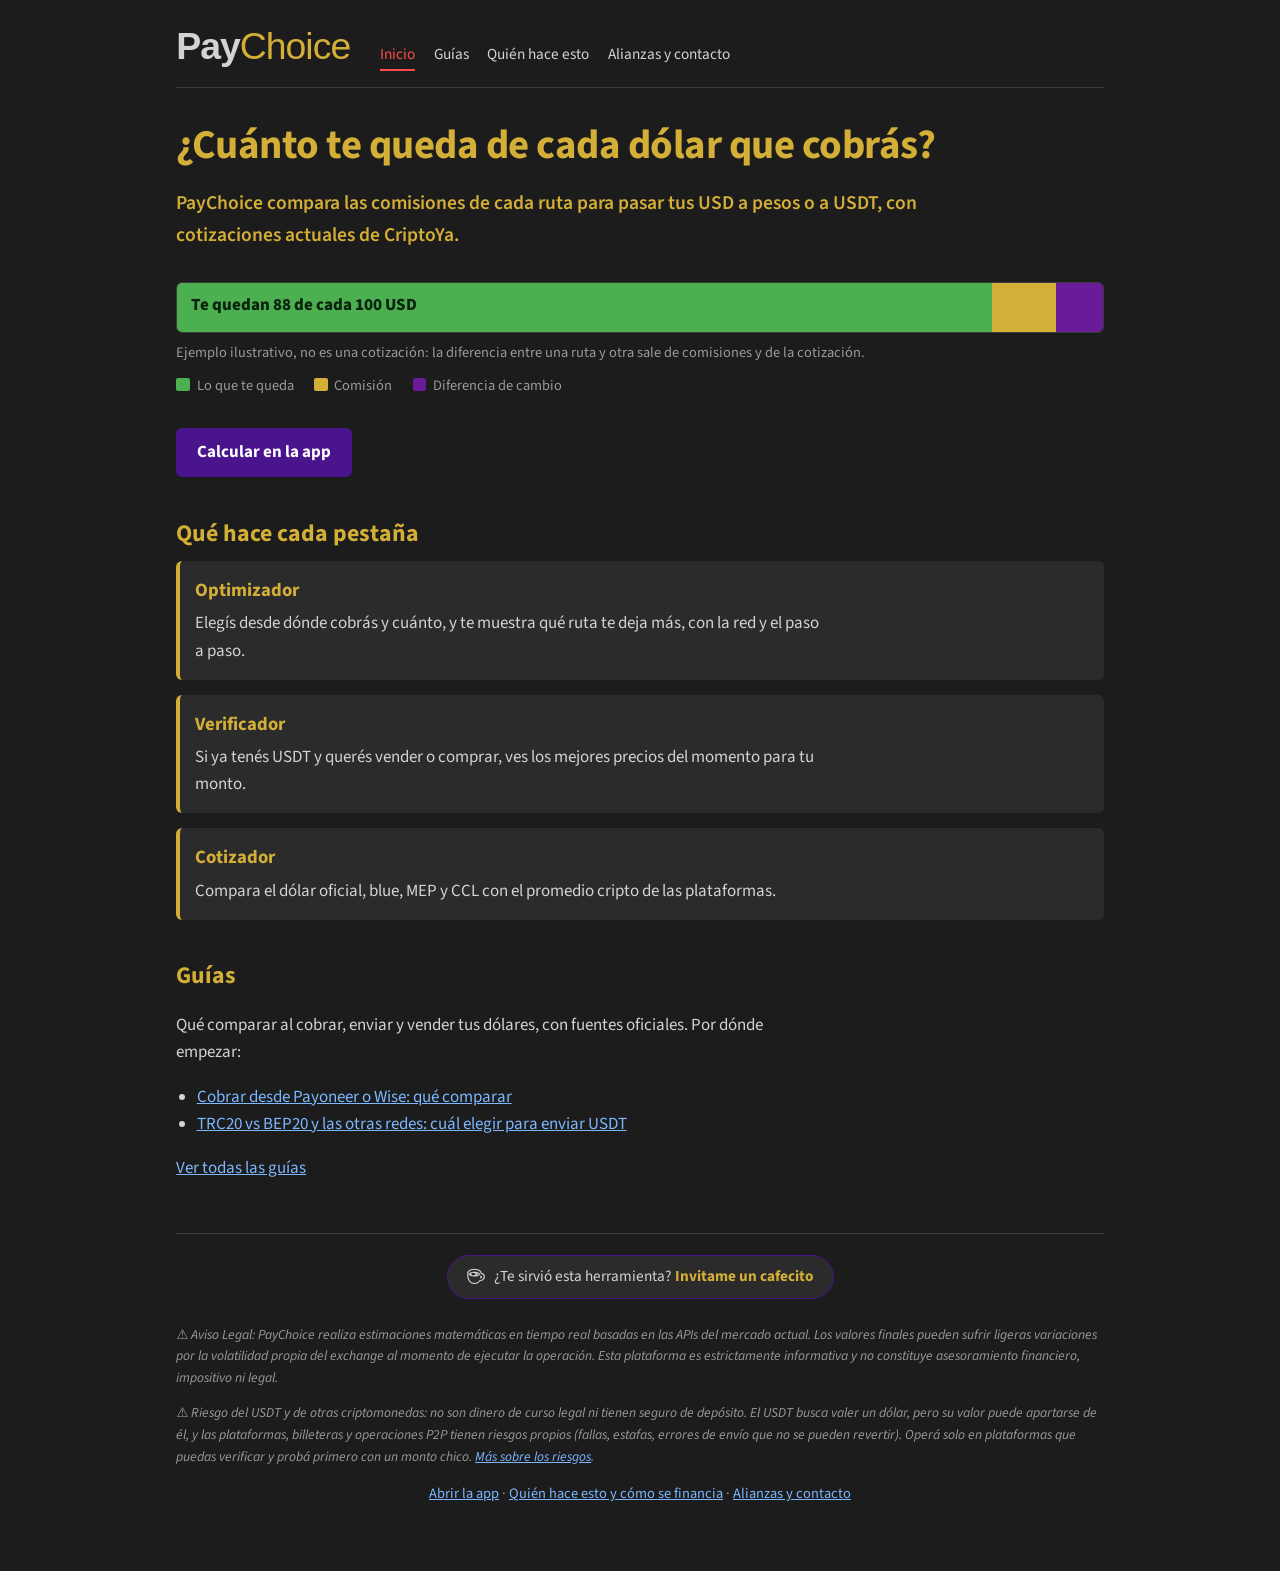
<file: index.html>
<!DOCTYPE html>
<html lang="es"><head><meta charset="utf-8">
<meta name="viewport" content="width=device-width, initial-scale=1">
<title>PayChoice: cuánto te queda de cada dólar</title>
<meta name="description" content="Compará comisiones y rutas para pasar tus dólares a pesos o USDT desde PayPal, Wise, Payoneer y más.">
<link rel="preconnect" href="https://fonts.googleapis.com"><link rel="preconnect" href="https://fonts.gstatic.com" crossorigin>
<link href="https://fonts.googleapis.com/css2?family=Source+Sans+3:wght@400;600;700;800&display=swap" rel="stylesheet">
<link rel="stylesheet" href="style.css"><link rel="canonical" href="https://paychoice.com.ar/"><link rel="icon" href="/favicon.ico" sizes="48x48"><link rel="icon" href="/favicon.svg" type="image/svg+xml" sizes="any"><link rel="apple-touch-icon" href="/icon-192.png"><meta property="og:type" content="website"><meta property="og:site_name" content="PayChoice"><meta property="og:locale" content="es_AR"><meta property="og:title" content="PayChoice: cuánto te queda de cada dólar"><meta property="og:description" content="Compará comisiones y rutas para pasar tus dólares a pesos o USDT desde PayPal, Wise, Payoneer y más."><meta property="og:url" content="https://paychoice.com.ar/"><meta property="og:image" content="https://paychoice.com.ar/og.png"><meta name="twitter:card" content="summary_large_image"><script async src="https://www.googletagmanager.com/gtag/js?id=G-PPCCMRCPE7"></script><script>window.dataLayer=window.dataLayer||[];function gtag(){dataLayer.push(arguments)}gtag("js",new Date());gtag("config","G-PPCCMRCPE7");</script><script type="application/ld+json">{"@context": "https://schema.org", "@type": "WebSite", "name": "PayChoice", "alternateName": ["PayChoice Argentina", "paychoice.com.ar"], "url": "https://paychoice.com.ar/"}</script></head>
<body><header><a class="brand" href="index.html">Pay<span>Choice</span></a><nav><a href="index.html" aria-current="page">Inicio</a><a href="guias.html">Guías</a><a href="quien-hace-esto.html">Quién hace esto</a><a href="alianzas-y-contacto.html">Alianzas y contacto</a></nav></header>
<main>
<h1>¿Cuánto te queda de cada dólar que cobrás?</h1>
<p class="lead">PayChoice compara las comisiones de cada ruta para pasar tus USD a pesos o a USDT, con cotizaciones actuales de CriptoYa.</p>
<figure class="bar" aria-label="Ejemplo ilustrativo de reparto de 100 dólares"><div><span class="keep" style="width:88%">Te quedan 88 de cada 100 USD</span><span class="fee" style="width:7%"></span><span class="spr" style="width:5%"></span></div><figcaption>Ejemplo ilustrativo, no es una cotización: la diferencia entre una ruta y otra sale de comisiones y de la cotización.</figcaption><ul class="legend"><li><i class="k"></i>Lo que te queda</li><li><i class="f"></i>Comisión</li><li><i class="s"></i>Diferencia de cambio</li></ul></figure>
<p><a class="btn" href="https://paychoice.streamlit.app/?utm_source=paychoice.com.ar&amp;utm_medium=sitio&amp;utm_campaign=index">Calcular en la app</a></p>
<h2>Qué hace cada pestaña</h2>
<div class="card"><h3>Optimizador</h3><p>Elegís desde dónde cobrás y cuánto, y te muestra qué ruta te deja más, con la red y el paso a paso.</p></div>
<div class="card"><h3>Verificador</h3><p>Si ya tenés USDT y querés vender o comprar, ves los mejores precios del momento para tu monto.</p></div>
<div class="card"><h3>Cotizador</h3><p>Compara el dólar oficial, blue, MEP y CCL con el promedio cripto de las plataformas.</p></div>
<h2>Guías</h2>
<p>Qué comparar al cobrar, enviar y vender tus dólares, con fuentes oficiales. Por dónde empezar:</p>
<ul><li><a href="guia-cobrar-payoneer-wise.html">Cobrar desde Payoneer o Wise: qué comparar</a></li>
<li><a href="guia-trc20-vs-bep20.html">TRC20 vs BEP20 y las otras redes: cuál elegir para enviar USDT</a></li></ul>
<p><a href="guias.html">Ver todas las guías</a></p>
</main>
<footer><div class="cafe"><a class="cafecito-badge" href="https://cafecito.app/jorsa9" target="_blank" rel="noopener"><span class="cafecito-icon">☕</span><span>¿Te sirvió esta herramienta? <strong>Invitame un cafecito</strong></span></a></div>
<p class="legal">⚠️ <em>Aviso Legal: PayChoice realiza estimaciones matemáticas en tiempo real basadas en las APIs del mercado actual. Los valores finales pueden sufrir ligeras variaciones por la volatilidad propia del exchange al momento de ejecutar la operación. Esta plataforma es estrictamente informativa y no constituye asesoramiento financiero, impositivo ni legal.</em></p>
<p class="legal">⚠️ <em>Riesgo del USDT y de otras criptomonedas: no son dinero de curso legal ni tienen seguro de depósito. El USDT busca valer un dólar, pero su valor puede apartarse de él, y las plataformas, billeteras y operaciones P2P tienen riesgos propios (fallas, estafas, errores de envío que no se pueden revertir). Operá solo en plataformas que puedas verificar y probá primero con un monto chico. <a href="guia-usdt-vs-dolar-mep.html#riesgos">Más sobre los riesgos</a>.</em></p>
<p class="links"><a href="https://paychoice.streamlit.app/?utm_source=paychoice.com.ar&amp;utm_medium=sitio&amp;utm_campaign=index">Abrir la app</a> · <a href="quien-hace-esto.html">Quién hace esto y cómo se financia</a> · <a href="alianzas-y-contacto.html">Alianzas y contacto</a></p></footer><script>document.addEventListener("click",function(e){var a=e.target.closest('a[href*="streamlit.app"]');if(a&&window.gtag){gtag("event","abrir_app",{pagina:location.pathname})}});</script></body></html>
</file>
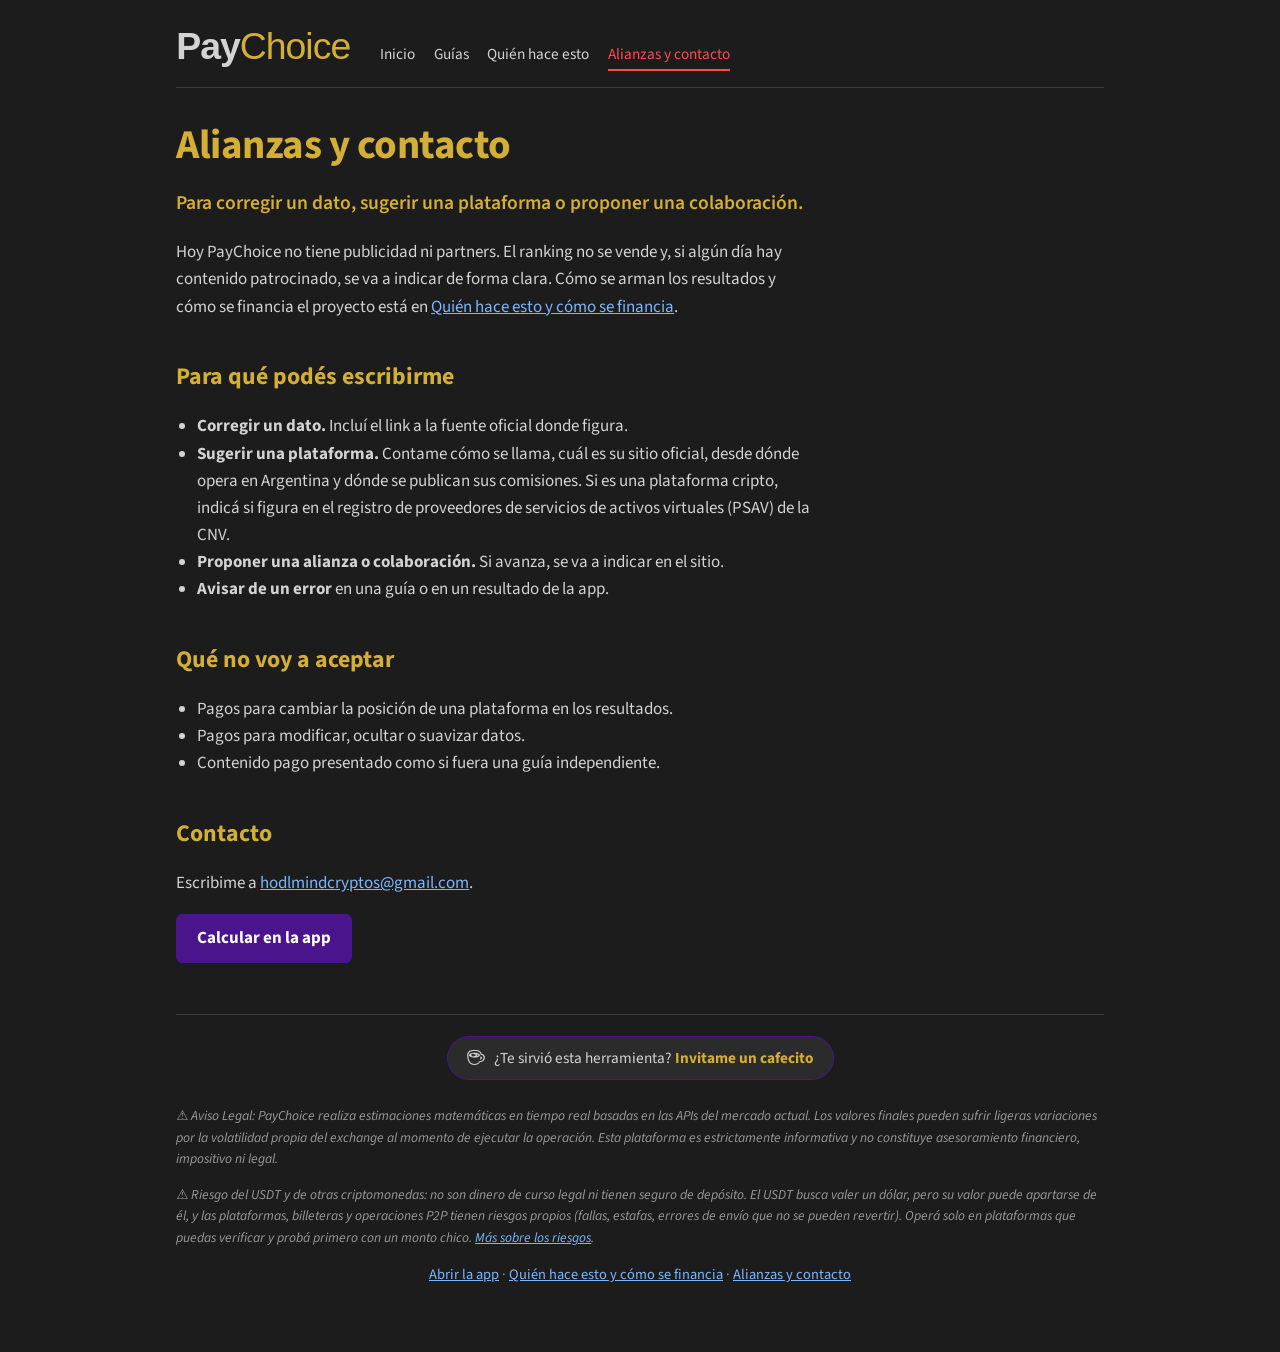
<file: alianzas-y-contacto.html>
<!DOCTYPE html>
<html lang="es"><head><meta charset="utf-8">
<meta name="viewport" content="width=device-width, initial-scale=1">
<title>Alianzas y contacto | PayChoice</title>
<meta name="description" content="PayChoice no tiene publicidad ni partners hoy. Reglas que se mantienen si eso cambia y cómo escribir para corregir datos o proponer alianzas.">
<link rel="preconnect" href="https://fonts.googleapis.com"><link rel="preconnect" href="https://fonts.gstatic.com" crossorigin>
<link href="https://fonts.googleapis.com/css2?family=Source+Sans+3:wght@400;600;700;800&display=swap" rel="stylesheet">
<link rel="stylesheet" href="style.css"><link rel="canonical" href="https://paychoice.com.ar/alianzas-y-contacto.html"><link rel="icon" href="/favicon.ico" sizes="48x48"><link rel="icon" href="/favicon.svg" type="image/svg+xml" sizes="any"><link rel="apple-touch-icon" href="/icon-192.png"><meta property="og:type" content="website"><meta property="og:site_name" content="PayChoice"><meta property="og:locale" content="es_AR"><meta property="og:title" content="Alianzas y contacto | PayChoice"><meta property="og:description" content="PayChoice no tiene publicidad ni partners hoy. Reglas que se mantienen si eso cambia y cómo escribir para corregir datos o proponer alianzas."><meta property="og:url" content="https://paychoice.com.ar/alianzas-y-contacto.html"><meta property="og:image" content="https://paychoice.com.ar/og.png"><meta name="twitter:card" content="summary_large_image"><script async src="https://www.googletagmanager.com/gtag/js?id=G-PPCCMRCPE7"></script><script>window.dataLayer=window.dataLayer||[];function gtag(){dataLayer.push(arguments)}gtag("js",new Date());gtag("config","G-PPCCMRCPE7");</script></head>
<body><header><a class="brand" href="index.html">Pay<span>Choice</span></a><nav><a href="index.html">Inicio</a><a href="guias.html">Guías</a><a href="quien-hace-esto.html">Quién hace esto</a><a href="alianzas-y-contacto.html" aria-current="page">Alianzas y contacto</a></nav></header>
<main>
<h1>Alianzas y contacto</h1>
<p class="lead">Para corregir un dato, sugerir una plataforma o proponer una colaboración.</p>
<p>Hoy PayChoice no tiene publicidad ni partners. El ranking no se vende y, si algún día hay contenido patrocinado, se va a indicar de forma clara. Cómo se arman los resultados y cómo se financia el proyecto está en <a href="quien-hace-esto.html">Quién hace esto y cómo se financia</a>.</p>
<h2>Para qué podés escribirme</h2>
<ul><li><b>Corregir un dato.</b> Incluí el link a la fuente oficial donde figura.</li>
<li><b>Sugerir una plataforma.</b> Contame cómo se llama, cuál es su sitio oficial, desde dónde opera en Argentina y dónde se publican sus comisiones. Si es una plataforma cripto, indicá si figura en el registro de proveedores de servicios de activos virtuales (PSAV) de la CNV.</li>
<li><b>Proponer una alianza o colaboración.</b> Si avanza, se va a indicar en el sitio.</li>
<li><b>Avisar de un error</b> en una guía o en un resultado de la app.</li></ul>
<h2>Qué no voy a aceptar</h2>
<ul><li>Pagos para cambiar la posición de una plataforma en los resultados.</li>
<li>Pagos para modificar, ocultar o suavizar datos.</li>
<li>Contenido pago presentado como si fuera una guía independiente.</li></ul>
<h2>Contacto</h2>
<p>Escribime a <a href="mailto:hodlmindcryptos@gmail.com">hodlmindcryptos@gmail.com</a>.</p>
<p><a class="btn" href="https://paychoice.streamlit.app/?utm_source=paychoice.com.ar&amp;utm_medium=sitio&amp;utm_campaign=alianzas-y-contacto">Calcular en la app</a></p></main>
<footer><div class="cafe"><a class="cafecito-badge" href="https://cafecito.app/jorsa9" target="_blank" rel="noopener"><span class="cafecito-icon">☕</span><span>¿Te sirvió esta herramienta? <strong>Invitame un cafecito</strong></span></a></div>
<p class="legal">⚠️ <em>Aviso Legal: PayChoice realiza estimaciones matemáticas en tiempo real basadas en las APIs del mercado actual. Los valores finales pueden sufrir ligeras variaciones por la volatilidad propia del exchange al momento de ejecutar la operación. Esta plataforma es estrictamente informativa y no constituye asesoramiento financiero, impositivo ni legal.</em></p>
<p class="legal">⚠️ <em>Riesgo del USDT y de otras criptomonedas: no son dinero de curso legal ni tienen seguro de depósito. El USDT busca valer un dólar, pero su valor puede apartarse de él, y las plataformas, billeteras y operaciones P2P tienen riesgos propios (fallas, estafas, errores de envío que no se pueden revertir). Operá solo en plataformas que puedas verificar y probá primero con un monto chico. <a href="guia-usdt-vs-dolar-mep.html#riesgos">Más sobre los riesgos</a>.</em></p>
<p class="links"><a href="https://paychoice.streamlit.app/?utm_source=paychoice.com.ar&amp;utm_medium=sitio&amp;utm_campaign=alianzas-y-contacto">Abrir la app</a> · <a href="quien-hace-esto.html">Quién hace esto y cómo se financia</a> · <a href="alianzas-y-contacto.html">Alianzas y contacto</a></p></footer><script>document.addEventListener("click",function(e){var a=e.target.closest('a[href*="streamlit.app"]');if(a&&window.gtag){gtag("event","abrir_app",{pagina:location.pathname})}});</script></body></html>
</file>
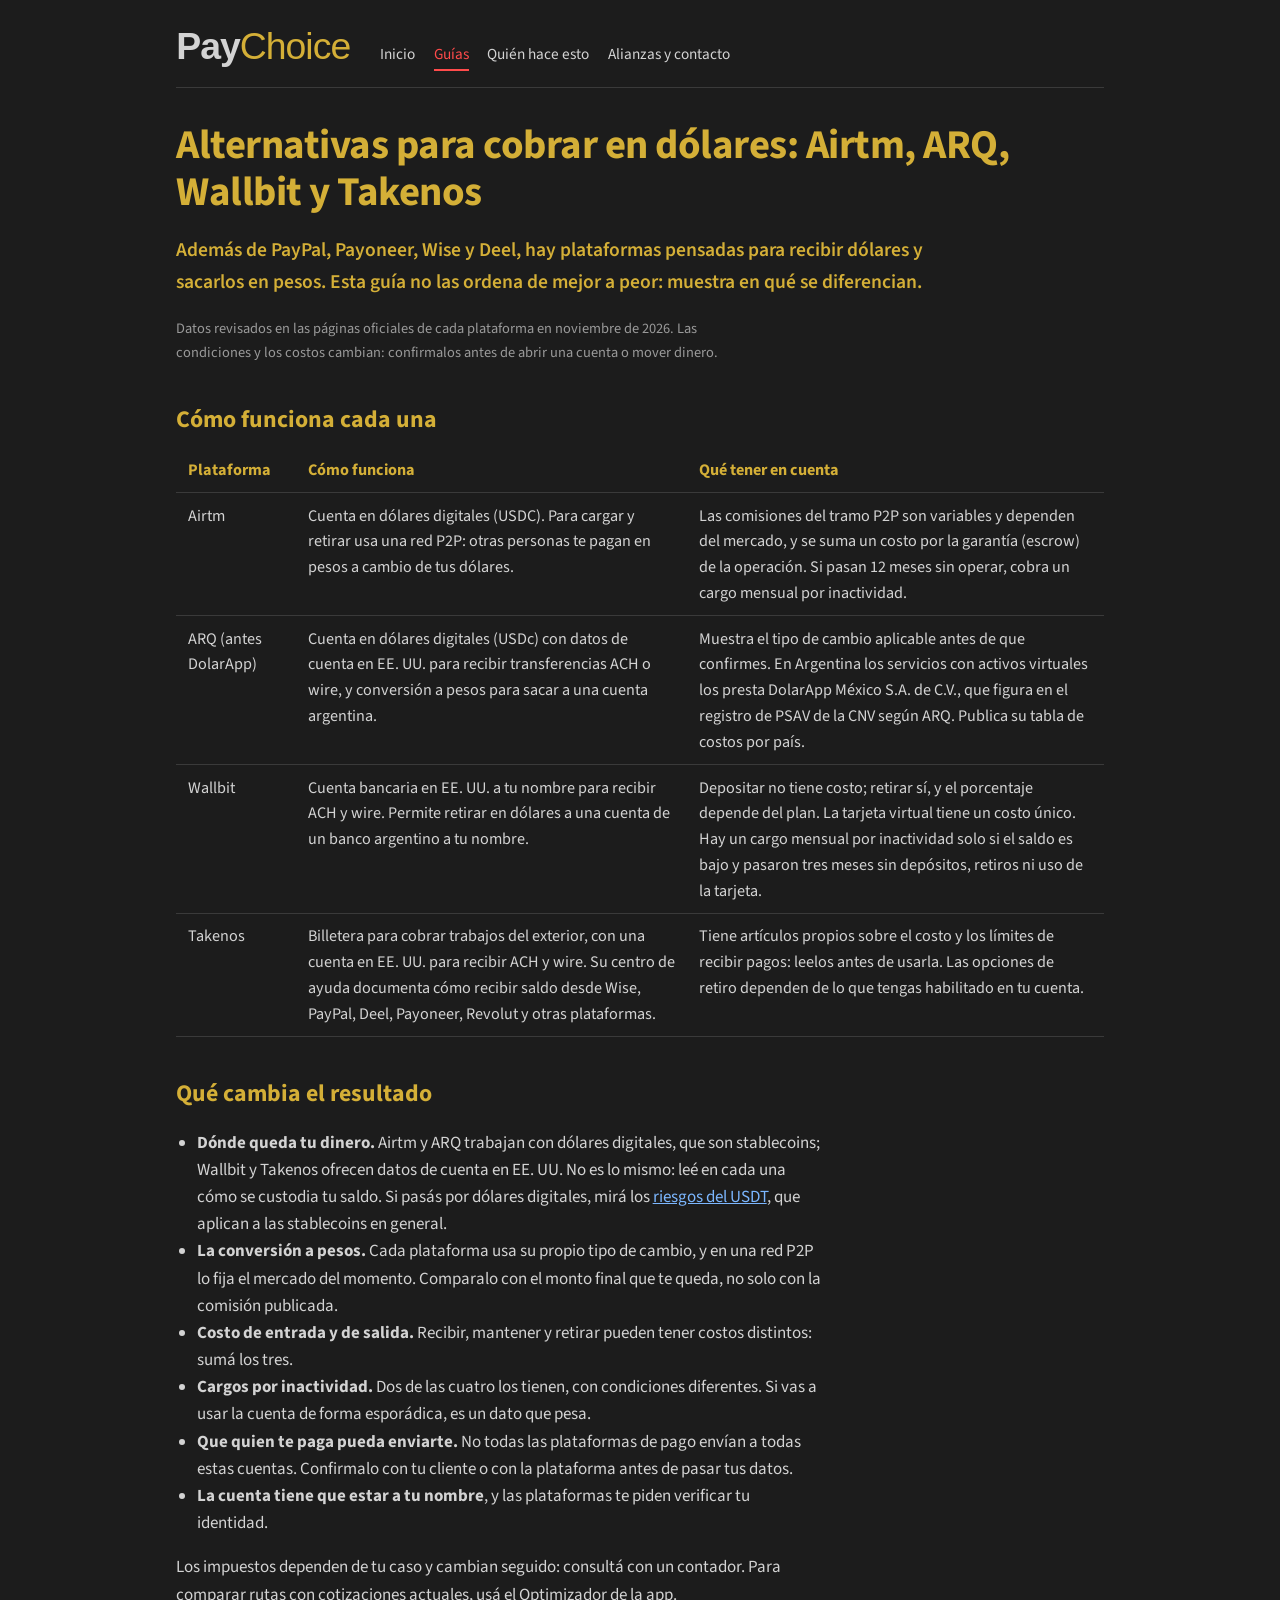
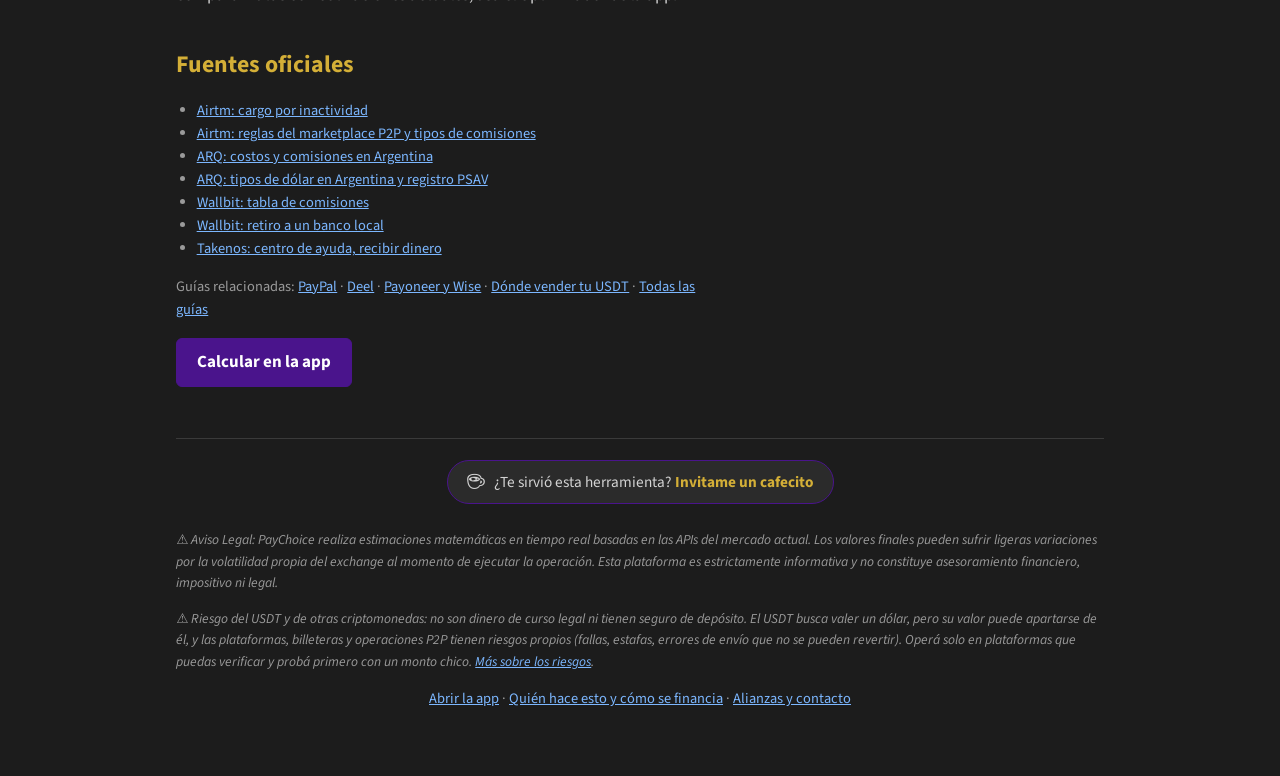
<file: guia-alternativas-cobrar-dolares.html>
<!DOCTYPE html>
<html lang="es"><head><meta charset="utf-8">
<meta name="viewport" content="width=device-width, initial-scale=1">
<title>Alternativas para cobrar en dólares: Airtm, ARQ, Wallbit y Takenos | PayChoice</title>
<meta name="description" content="Cómo funcionan Airtm, ARQ, Wallbit y Takenos para cobrar en dólares desde Argentina y en qué se diferencian: costos, conversión e inactividad.">
<link rel="preconnect" href="https://fonts.googleapis.com"><link rel="preconnect" href="https://fonts.gstatic.com" crossorigin>
<link href="https://fonts.googleapis.com/css2?family=Source+Sans+3:wght@400;600;700;800&display=swap" rel="stylesheet">
<link rel="stylesheet" href="style.css"><link rel="canonical" href="https://paychoice.com.ar/guia-alternativas-cobrar-dolares.html"><link rel="icon" href="/favicon.ico" sizes="48x48"><link rel="icon" href="/favicon.svg" type="image/svg+xml" sizes="any"><link rel="apple-touch-icon" href="/icon-192.png"><meta property="og:type" content="website"><meta property="og:site_name" content="PayChoice"><meta property="og:locale" content="es_AR"><meta property="og:title" content="Alternativas para cobrar en dólares: Airtm, ARQ, Wallbit y Takenos | PayChoice"><meta property="og:description" content="Cómo funcionan Airtm, ARQ, Wallbit y Takenos para cobrar en dólares desde Argentina y en qué se diferencian: costos, conversión e inactividad."><meta property="og:url" content="https://paychoice.com.ar/guia-alternativas-cobrar-dolares.html"><meta property="og:image" content="https://paychoice.com.ar/og.png"><meta name="twitter:card" content="summary_large_image"><script async src="https://www.googletagmanager.com/gtag/js?id=G-PPCCMRCPE7"></script><script>window.dataLayer=window.dataLayer||[];function gtag(){dataLayer.push(arguments)}gtag("js",new Date());gtag("config","G-PPCCMRCPE7");</script></head>
<body><header><a class="brand" href="index.html">Pay<span>Choice</span></a><nav><a href="index.html">Inicio</a><a href="guias.html" aria-current="page">Guías</a><a href="quien-hace-esto.html">Quién hace esto</a><a href="alianzas-y-contacto.html">Alianzas y contacto</a></nav></header>
<main>
<h1>Alternativas para cobrar en dólares: Airtm, ARQ, Wallbit y Takenos</h1>
<p class="lead">Además de PayPal, Payoneer, Wise y Deel, hay plataformas pensadas para recibir dólares y sacarlos en pesos. Esta guía no las ordena de mejor a peor: muestra en qué se diferencian.</p>
<p class="note">Datos revisados en las páginas oficiales de cada plataforma en noviembre de 2026. Las condiciones y los costos cambian: confirmalos antes de abrir una cuenta o mover dinero.</p>
<h2>Cómo funciona cada una</h2>
<div class="scroll"><table><tr><th>Plataforma</th><th>Cómo funciona</th><th>Qué tener en cuenta</th></tr>
<tr><td>Airtm</td><td>Cuenta en dólares digitales (USDC). Para cargar y retirar usa una red P2P: otras personas te pagan en pesos a cambio de tus dólares.</td><td>Las comisiones del tramo P2P son variables y dependen del mercado, y se suma un costo por la garantía (escrow) de la operación. Si pasan 12 meses sin operar, cobra un cargo mensual por inactividad.</td></tr>
<tr><td>ARQ (antes DolarApp)</td><td>Cuenta en dólares digitales (USDc) con datos de cuenta en EE. UU. para recibir transferencias ACH o wire, y conversión a pesos para sacar a una cuenta argentina.</td><td>Muestra el tipo de cambio aplicable antes de que confirmes. En Argentina los servicios con activos virtuales los presta DolarApp México S.A. de C.V., que figura en el registro de PSAV de la CNV según ARQ. Publica su tabla de costos por país.</td></tr>
<tr><td>Wallbit</td><td>Cuenta bancaria en EE. UU. a tu nombre para recibir ACH y wire. Permite retirar en dólares a una cuenta de un banco argentino a tu nombre.</td><td>Depositar no tiene costo; retirar sí, y el porcentaje depende del plan. La tarjeta virtual tiene un costo único. Hay un cargo mensual por inactividad solo si el saldo es bajo y pasaron tres meses sin depósitos, retiros ni uso de la tarjeta.</td></tr>
<tr><td>Takenos</td><td>Billetera para cobrar trabajos del exterior, con una cuenta en EE. UU. para recibir ACH y wire. Su centro de ayuda documenta cómo recibir saldo desde Wise, PayPal, Deel, Payoneer, Revolut y otras plataformas.</td><td>Tiene artículos propios sobre el costo y los límites de recibir pagos: leelos antes de usarla. Las opciones de retiro dependen de lo que tengas habilitado en tu cuenta.</td></tr></table></div>
<h2>Qué cambia el resultado</h2>
<ul><li><b>Dónde queda tu dinero.</b> Airtm y ARQ trabajan con dólares digitales, que son stablecoins; Wallbit y Takenos ofrecen datos de cuenta en EE. UU. No es lo mismo: leé en cada una cómo se custodia tu saldo. Si pasás por dólares digitales, mirá los <a href="guia-usdt-vs-dolar-mep.html#riesgos">riesgos del USDT</a>, que aplican a las stablecoins en general.</li>
<li><b>La conversión a pesos.</b> Cada plataforma usa su propio tipo de cambio, y en una red P2P lo fija el mercado del momento. Comparalo con el monto final que te queda, no solo con la comisión publicada.</li>
<li><b>Costo de entrada y de salida.</b> Recibir, mantener y retirar pueden tener costos distintos: sumá los tres.</li>
<li><b>Cargos por inactividad.</b> Dos de las cuatro los tienen, con condiciones diferentes. Si vas a usar la cuenta de forma esporádica, es un dato que pesa.</li>
<li><b>Que quien te paga pueda enviarte.</b> No todas las plataformas de pago envían a todas estas cuentas. Confirmalo con tu cliente o con la plataforma antes de pasar tus datos.</li>
<li><b>La cuenta tiene que estar a tu nombre</b>, y las plataformas te piden verificar tu identidad.</li></ul>
<p>Los impuestos dependen de tu caso y cambian seguido: consultá con un contador. Para comparar rutas con cotizaciones actuales, usá el Optimizador de la app.</p>
<h2>Fuentes oficiales</h2>
<ul class="note"><li><a href="https://help.airtm.com/en/support/solutions/articles/47001231151-what-is-the-inactivity-fee-" rel="noopener">Airtm: cargo por inactividad</a></li>
<li><a href="https://help.airtm.com/en/support/solutions/articles/47001243499-marketplace-rules-and-best-practices" rel="noopener">Airtm: reglas del marketplace P2P y tipos de comisiones</a></li>
<li><a href="https://www.arqfinance.com/help/articles/arq-costs-and-fees-argentina" rel="noopener">ARQ: costos y comisiones en Argentina</a></li>
<li><a href="https://www.arqfinance.com/help/articles/what-types-of-dollar-rates-are-there-in-argentina" rel="noopener">ARQ: tipos de dólar en Argentina y registro PSAV</a></li>
<li><a href="https://help.wallbit.io/en/articles/9156314-fees-and-commissions-schedule" rel="noopener">Wallbit: tabla de comisiones</a></li>
<li><a href="https://www.wallbit.io/en/local-currency" rel="noopener">Wallbit: retiro a un banco local</a></li>
<li><a href="https://help.takenos.com/en/collections/10016598-recibir-dinero" rel="noopener">Takenos: centro de ayuda, recibir dinero</a></li></ul>
<p class="note">Guías relacionadas: <a href="guia-cobrar-paypal.html">PayPal</a> · <a href="guia-cobrar-deel.html">Deel</a> · <a href="guia-cobrar-payoneer-wise.html">Payoneer y Wise</a> · <a href="guia-donde-vender-usdt.html">Dónde vender tu USDT</a> · <a href="guias.html">Todas las guías</a></p>
<p><a class="btn" href="https://paychoice.streamlit.app/?utm_source=paychoice.com.ar&amp;utm_medium=sitio&amp;utm_campaign=guia-alternativas-cobrar-dolares">Calcular en la app</a></p></main>
<footer><div class="cafe"><a class="cafecito-badge" href="https://cafecito.app/jorsa9" target="_blank" rel="noopener"><span class="cafecito-icon">☕</span><span>¿Te sirvió esta herramienta? <strong>Invitame un cafecito</strong></span></a></div>
<p class="legal">⚠️ <em>Aviso Legal: PayChoice realiza estimaciones matemáticas en tiempo real basadas en las APIs del mercado actual. Los valores finales pueden sufrir ligeras variaciones por la volatilidad propia del exchange al momento de ejecutar la operación. Esta plataforma es estrictamente informativa y no constituye asesoramiento financiero, impositivo ni legal.</em></p>
<p class="legal">⚠️ <em>Riesgo del USDT y de otras criptomonedas: no son dinero de curso legal ni tienen seguro de depósito. El USDT busca valer un dólar, pero su valor puede apartarse de él, y las plataformas, billeteras y operaciones P2P tienen riesgos propios (fallas, estafas, errores de envío que no se pueden revertir). Operá solo en plataformas que puedas verificar y probá primero con un monto chico. <a href="guia-usdt-vs-dolar-mep.html#riesgos">Más sobre los riesgos</a>.</em></p>
<p class="links"><a href="https://paychoice.streamlit.app/?utm_source=paychoice.com.ar&amp;utm_medium=sitio&amp;utm_campaign=guia-alternativas-cobrar-dolares">Abrir la app</a> · <a href="quien-hace-esto.html">Quién hace esto y cómo se financia</a> · <a href="alianzas-y-contacto.html">Alianzas y contacto</a></p></footer><script>document.addEventListener("click",function(e){var a=e.target.closest('a[href*="streamlit.app"]');if(a&&window.gtag){gtag("event","abrir_app",{pagina:location.pathname})}});</script></body></html>
</file>
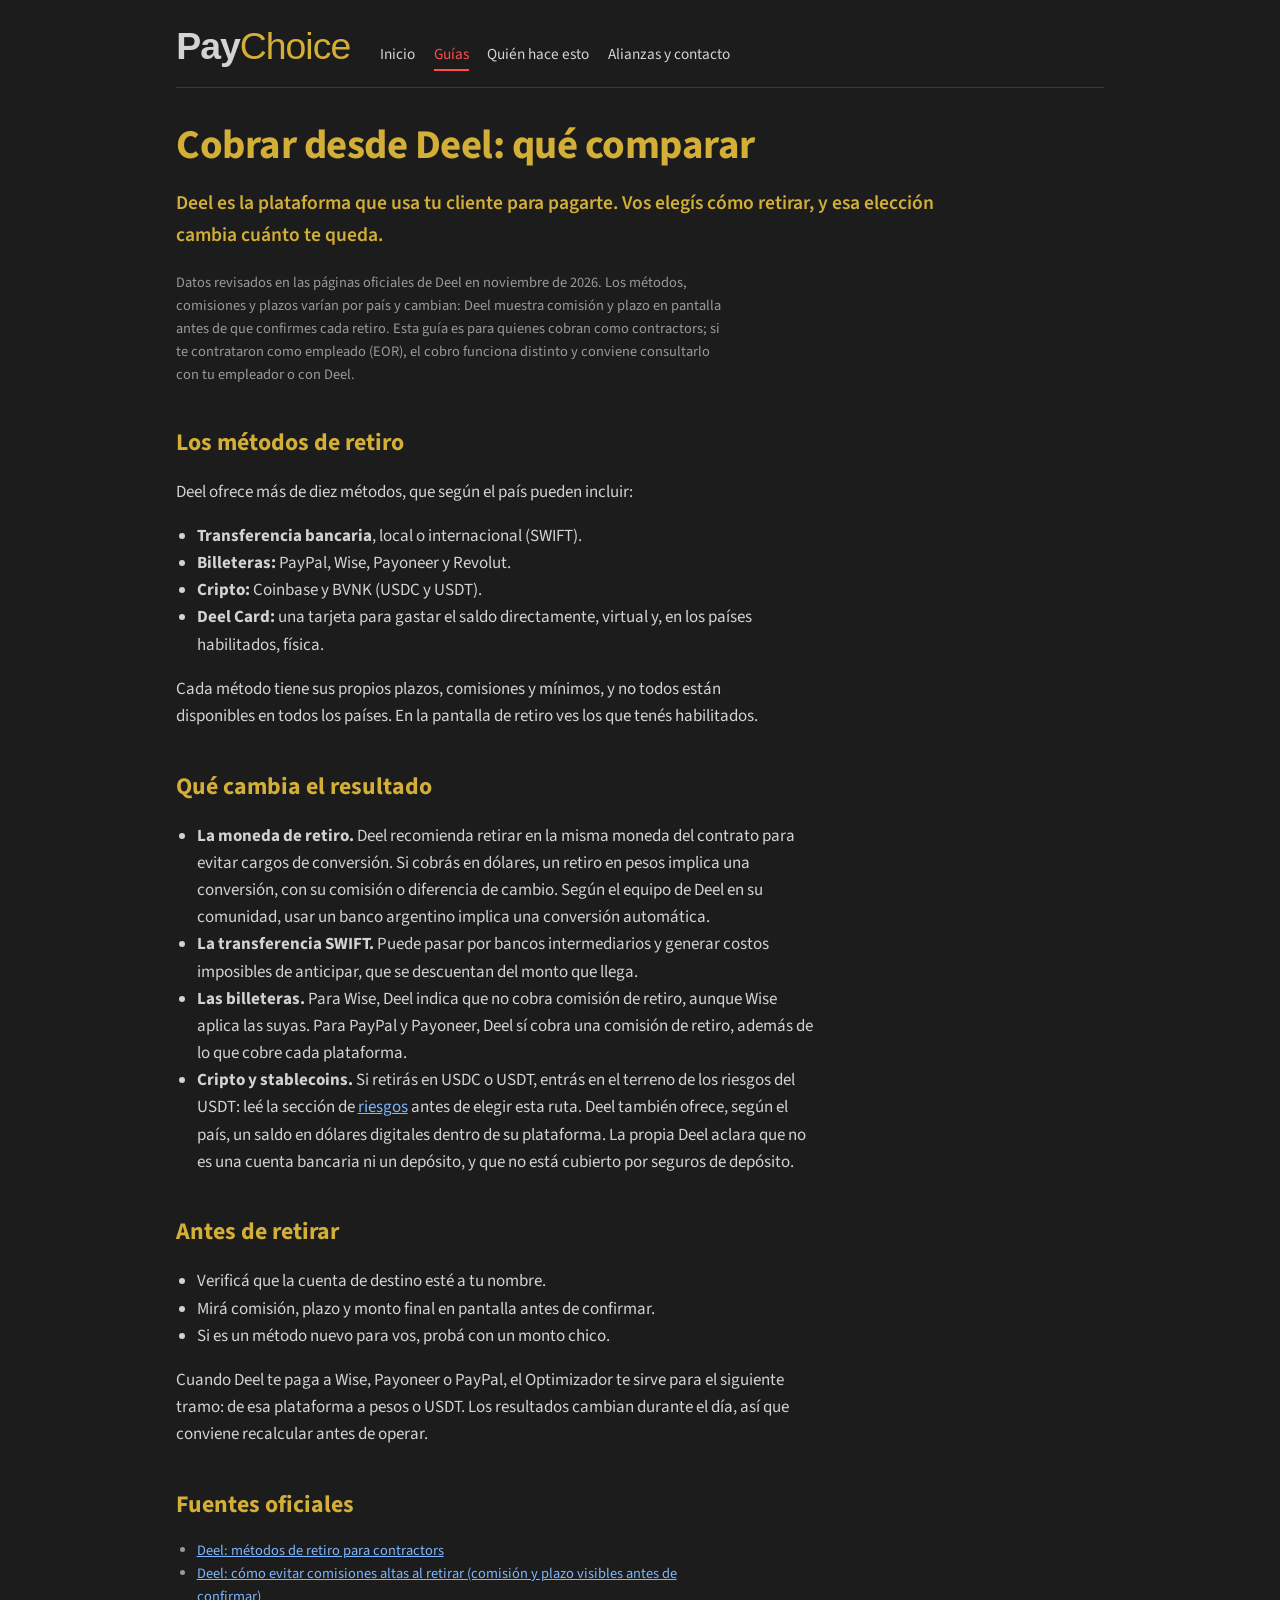
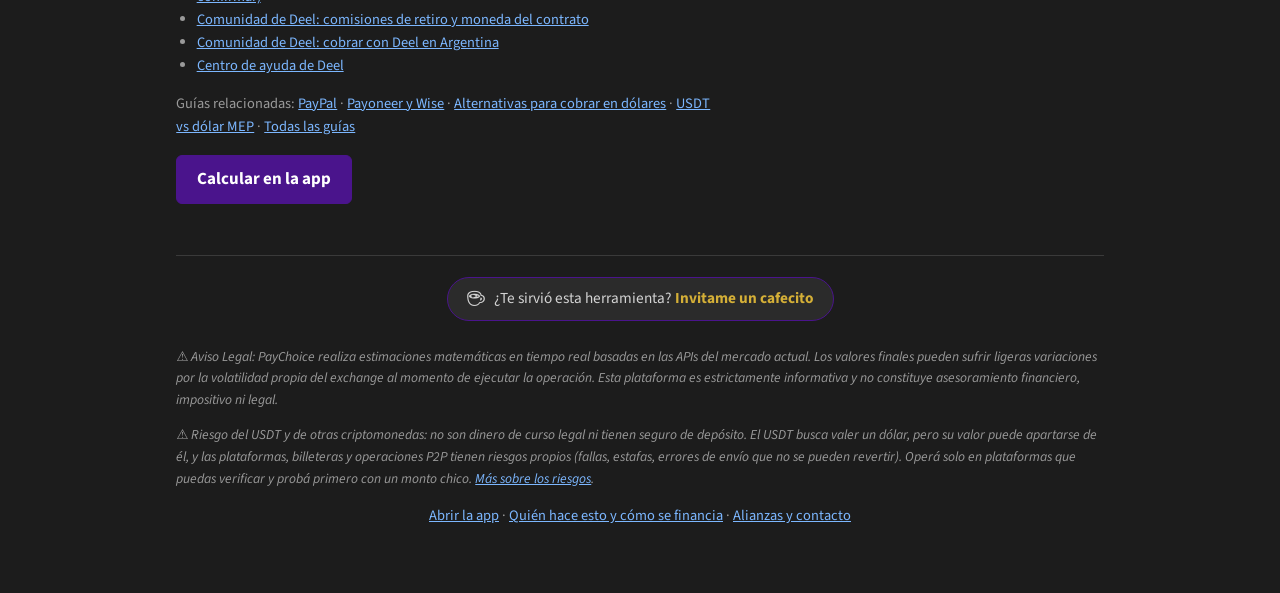
<file: guia-cobrar-deel.html>
<!DOCTYPE html>
<html lang="es"><head><meta charset="utf-8">
<meta name="viewport" content="width=device-width, initial-scale=1">
<title>Cobrar desde Deel: qué comparar | PayChoice</title>
<meta name="description" content="Qué mirar al retirar tus pagos de Deel: métodos disponibles, moneda de retiro, conversión y costos, con datos de fuentes oficiales.">
<link rel="preconnect" href="https://fonts.googleapis.com"><link rel="preconnect" href="https://fonts.gstatic.com" crossorigin>
<link href="https://fonts.googleapis.com/css2?family=Source+Sans+3:wght@400;600;700;800&display=swap" rel="stylesheet">
<link rel="stylesheet" href="style.css"><link rel="canonical" href="https://paychoice.com.ar/guia-cobrar-deel.html"><link rel="icon" href="/favicon.ico" sizes="48x48"><link rel="icon" href="/favicon.svg" type="image/svg+xml" sizes="any"><link rel="apple-touch-icon" href="/icon-192.png"><meta property="og:type" content="website"><meta property="og:site_name" content="PayChoice"><meta property="og:locale" content="es_AR"><meta property="og:title" content="Cobrar desde Deel: qué comparar | PayChoice"><meta property="og:description" content="Qué mirar al retirar tus pagos de Deel: métodos disponibles, moneda de retiro, conversión y costos, con datos de fuentes oficiales."><meta property="og:url" content="https://paychoice.com.ar/guia-cobrar-deel.html"><meta property="og:image" content="https://paychoice.com.ar/og.png"><meta name="twitter:card" content="summary_large_image"><script async src="https://www.googletagmanager.com/gtag/js?id=G-PPCCMRCPE7"></script><script>window.dataLayer=window.dataLayer||[];function gtag(){dataLayer.push(arguments)}gtag("js",new Date());gtag("config","G-PPCCMRCPE7");</script></head>
<body><header><a class="brand" href="index.html">Pay<span>Choice</span></a><nav><a href="index.html">Inicio</a><a href="guias.html" aria-current="page">Guías</a><a href="quien-hace-esto.html">Quién hace esto</a><a href="alianzas-y-contacto.html">Alianzas y contacto</a></nav></header>
<main>
<h1>Cobrar desde Deel: qué comparar</h1>
<p class="lead">Deel es la plataforma que usa tu cliente para pagarte. Vos elegís cómo retirar, y esa elección cambia cuánto te queda.</p>
<p class="note">Datos revisados en las páginas oficiales de Deel en noviembre de 2026. Los métodos, comisiones y plazos varían por país y cambian: Deel muestra comisión y plazo en pantalla antes de que confirmes cada retiro. Esta guía es para quienes cobran como contractors; si te contrataron como empleado (EOR), el cobro funciona distinto y conviene consultarlo con tu empleador o con Deel.</p>
<h2>Los métodos de retiro</h2>
<p>Deel ofrece más de diez métodos, que según el país pueden incluir:</p>
<ul><li><b>Transferencia bancaria</b>, local o internacional (SWIFT).</li>
<li><b>Billeteras:</b> PayPal, Wise, Payoneer y Revolut.</li>
<li><b>Cripto:</b> Coinbase y BVNK (USDC y USDT).</li>
<li><b>Deel Card:</b> una tarjeta para gastar el saldo directamente, virtual y, en los países habilitados, física.</li></ul>
<p>Cada método tiene sus propios plazos, comisiones y mínimos, y no todos están disponibles en todos los países. En la pantalla de retiro ves los que tenés habilitados.</p>
<h2>Qué cambia el resultado</h2>
<ul><li><b>La moneda de retiro.</b> Deel recomienda retirar en la misma moneda del contrato para evitar cargos de conversión. Si cobrás en dólares, un retiro en pesos implica una conversión, con su comisión o diferencia de cambio. Según el equipo de Deel en su comunidad, usar un banco argentino implica una conversión automática.</li>
<li><b>La transferencia SWIFT.</b> Puede pasar por bancos intermediarios y generar costos imposibles de anticipar, que se descuentan del monto que llega.</li>
<li><b>Las billeteras.</b> Para Wise, Deel indica que no cobra comisión de retiro, aunque Wise aplica las suyas. Para PayPal y Payoneer, Deel sí cobra una comisión de retiro, además de lo que cobre cada plataforma.</li>
<li><b>Cripto y stablecoins.</b> Si retirás en USDC o USDT, entrás en el terreno de los riesgos del USDT: leé la sección de <a href="guia-usdt-vs-dolar-mep.html#riesgos">riesgos</a> antes de elegir esta ruta. Deel también ofrece, según el país, un saldo en dólares digitales dentro de su plataforma. La propia Deel aclara que no es una cuenta bancaria ni un depósito, y que no está cubierto por seguros de depósito.</li></ul>
<h2>Antes de retirar</h2>
<ul><li>Verificá que la cuenta de destino esté a tu nombre.</li>
<li>Mirá comisión, plazo y monto final en pantalla antes de confirmar.</li>
<li>Si es un método nuevo para vos, probá con un monto chico.</li></ul>
<p>Cuando Deel te paga a Wise, Payoneer o PayPal, el Optimizador te sirve para el siguiente tramo: de esa plataforma a pesos o USDT. Los resultados cambian durante el día, así que conviene recalcular antes de operar.</p>
<h2>Fuentes oficiales</h2>
<ul class="note"><li><a href="https://www.deel.com/blog/contractor-payment-withdrawal-options-on-deel/" rel="noopener">Deel: métodos de retiro para contractors</a></li>
<li><a href="https://www.deel.com/blog/how-contractors-in-ecuador-can-avoid-high-withdrawal-fees" rel="noopener">Deel: cómo evitar comisiones altas al retirar (comisión y plazo visibles antes de confirmar)</a></li>
<li><a href="https://community.deel.com/t5/about-using-deel/withdrawal-fees/m-p/4590" rel="noopener">Comunidad de Deel: comisiones de retiro y moneda del contrato</a></li>
<li><a href="https://community.deel.com/t5/about-using-deel/eor-using-deel-in-argentina/m-p/2965" rel="noopener">Comunidad de Deel: cobrar con Deel en Argentina</a></li>
<li><a href="https://help.letsdeel.com/hc/en-gb" rel="noopener">Centro de ayuda de Deel</a></li></ul>
<p class="note">Guías relacionadas: <a href="guia-cobrar-paypal.html">PayPal</a> · <a href="guia-cobrar-payoneer-wise.html">Payoneer y Wise</a> · <a href="guia-alternativas-cobrar-dolares.html">Alternativas para cobrar en dólares</a> · <a href="guia-usdt-vs-dolar-mep.html">USDT vs dólar MEP</a> · <a href="guias.html">Todas las guías</a></p>
<p><a class="btn" href="https://paychoice.streamlit.app/?utm_source=paychoice.com.ar&amp;utm_medium=sitio&amp;utm_campaign=guia-cobrar-deel">Calcular en la app</a></p></main>
<footer><div class="cafe"><a class="cafecito-badge" href="https://cafecito.app/jorsa9" target="_blank" rel="noopener"><span class="cafecito-icon">☕</span><span>¿Te sirvió esta herramienta? <strong>Invitame un cafecito</strong></span></a></div>
<p class="legal">⚠️ <em>Aviso Legal: PayChoice realiza estimaciones matemáticas en tiempo real basadas en las APIs del mercado actual. Los valores finales pueden sufrir ligeras variaciones por la volatilidad propia del exchange al momento de ejecutar la operación. Esta plataforma es estrictamente informativa y no constituye asesoramiento financiero, impositivo ni legal.</em></p>
<p class="legal">⚠️ <em>Riesgo del USDT y de otras criptomonedas: no son dinero de curso legal ni tienen seguro de depósito. El USDT busca valer un dólar, pero su valor puede apartarse de él, y las plataformas, billeteras y operaciones P2P tienen riesgos propios (fallas, estafas, errores de envío que no se pueden revertir). Operá solo en plataformas que puedas verificar y probá primero con un monto chico. <a href="guia-usdt-vs-dolar-mep.html#riesgos">Más sobre los riesgos</a>.</em></p>
<p class="links"><a href="https://paychoice.streamlit.app/?utm_source=paychoice.com.ar&amp;utm_medium=sitio&amp;utm_campaign=guia-cobrar-deel">Abrir la app</a> · <a href="quien-hace-esto.html">Quién hace esto y cómo se financia</a> · <a href="alianzas-y-contacto.html">Alianzas y contacto</a></p></footer><script>document.addEventListener("click",function(e){var a=e.target.closest('a[href*="streamlit.app"]');if(a&&window.gtag){gtag("event","abrir_app",{pagina:location.pathname})}});</script></body></html>
</file>
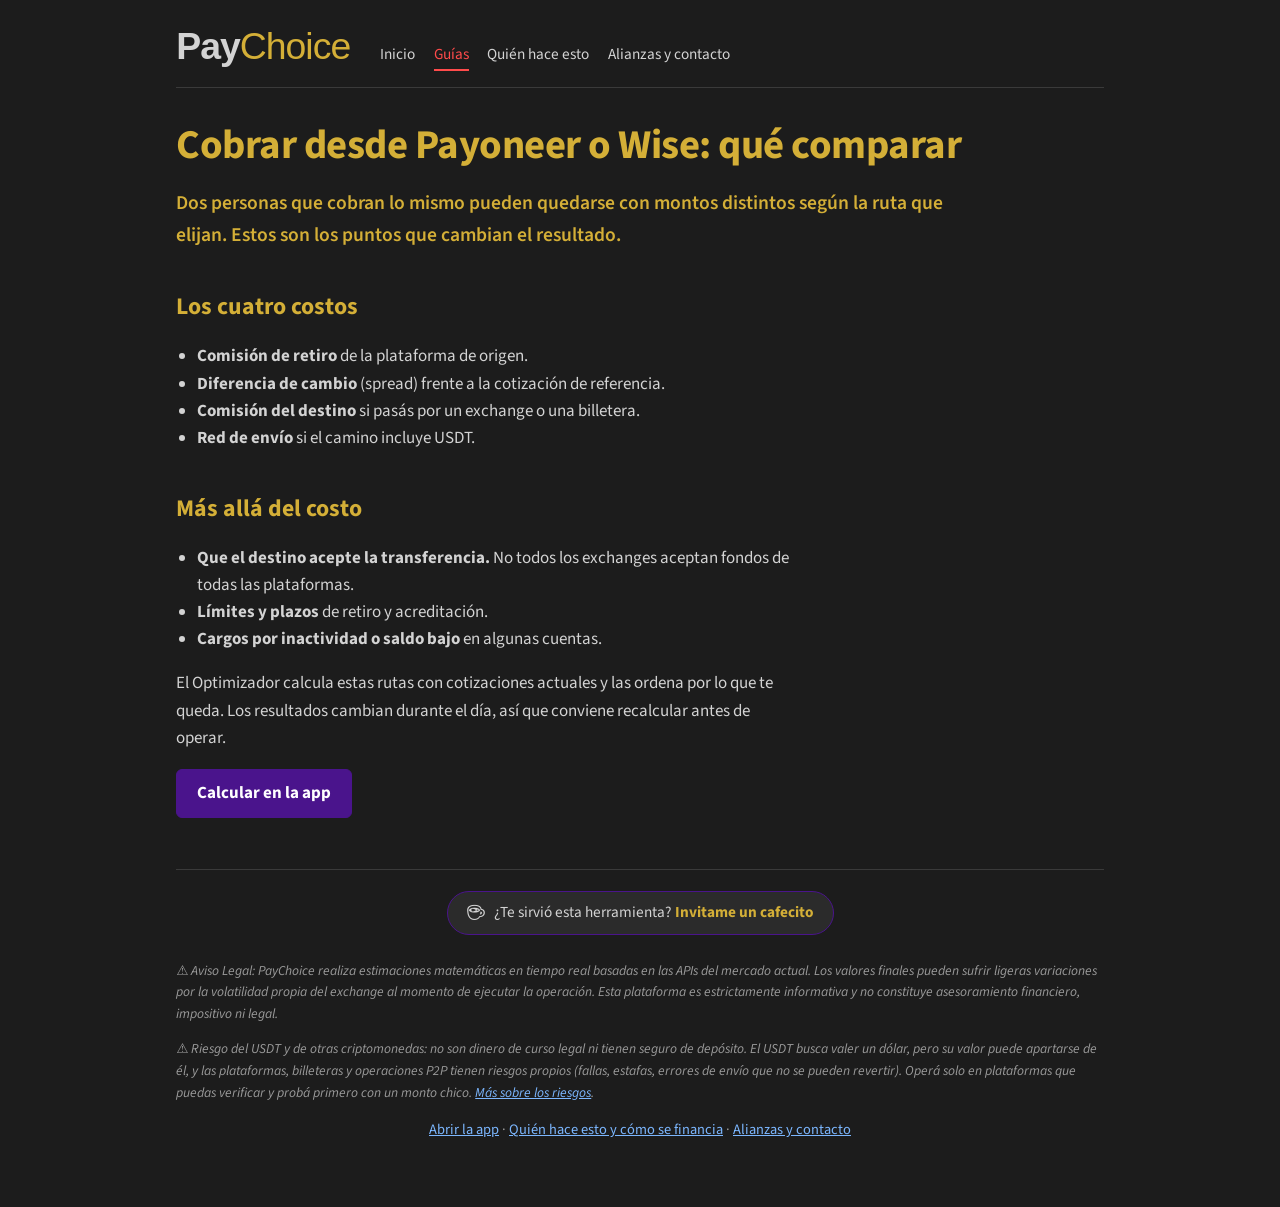
<file: guia-cobrar-payoneer-wise.html>
<!DOCTYPE html>
<html lang="es"><head><meta charset="utf-8">
<meta name="viewport" content="width=device-width, initial-scale=1">
<title>Cobrar desde Payoneer o Wise: qué comparar | PayChoice</title>
<meta name="description" content="Qué mirar al retirar tus dólares de Payoneer, Wise u otras plataformas: comisiones, cotización, límites y plazos.">
<link rel="preconnect" href="https://fonts.googleapis.com"><link rel="preconnect" href="https://fonts.gstatic.com" crossorigin>
<link href="https://fonts.googleapis.com/css2?family=Source+Sans+3:wght@400;600;700;800&display=swap" rel="stylesheet">
<link rel="stylesheet" href="style.css"><link rel="canonical" href="https://paychoice.com.ar/guia-cobrar-payoneer-wise.html"><link rel="icon" href="/favicon.ico" sizes="48x48"><link rel="icon" href="/favicon.svg" type="image/svg+xml" sizes="any"><link rel="apple-touch-icon" href="/icon-192.png"><meta property="og:type" content="website"><meta property="og:site_name" content="PayChoice"><meta property="og:locale" content="es_AR"><meta property="og:title" content="Cobrar desde Payoneer o Wise: qué comparar | PayChoice"><meta property="og:description" content="Qué mirar al retirar tus dólares de Payoneer, Wise u otras plataformas: comisiones, cotización, límites y plazos."><meta property="og:url" content="https://paychoice.com.ar/guia-cobrar-payoneer-wise.html"><meta property="og:image" content="https://paychoice.com.ar/og.png"><meta name="twitter:card" content="summary_large_image"><script async src="https://www.googletagmanager.com/gtag/js?id=G-PPCCMRCPE7"></script><script>window.dataLayer=window.dataLayer||[];function gtag(){dataLayer.push(arguments)}gtag("js",new Date());gtag("config","G-PPCCMRCPE7");</script></head>
<body><header><a class="brand" href="index.html">Pay<span>Choice</span></a><nav><a href="index.html">Inicio</a><a href="guias.html" aria-current="page">Guías</a><a href="quien-hace-esto.html">Quién hace esto</a><a href="alianzas-y-contacto.html">Alianzas y contacto</a></nav></header>
<main>
<h1>Cobrar desde Payoneer o Wise: qué comparar</h1>
<p class="lead">Dos personas que cobran lo mismo pueden quedarse con montos distintos según la ruta que elijan. Estos son los puntos que cambian el resultado.</p>
<h2>Los cuatro costos</h2>
<ul><li><b>Comisión de retiro</b> de la plataforma de origen.</li><li><b>Diferencia de cambio</b> (spread) frente a la cotización de referencia.</li><li><b>Comisión del destino</b> si pasás por un exchange o una billetera.</li><li><b>Red de envío</b> si el camino incluye USDT.</li></ul>
<h2>Más allá del costo</h2>
<ul><li><b>Que el destino acepte la transferencia.</b> No todos los exchanges aceptan fondos de todas las plataformas.</li><li><b>Límites y plazos</b> de retiro y acreditación.</li><li><b>Cargos por inactividad o saldo bajo</b> en algunas cuentas.</li></ul>
<p>El Optimizador calcula estas rutas con cotizaciones actuales y las ordena por lo que te queda. Los resultados cambian durante el día, así que conviene recalcular antes de operar.</p><p><a class="btn" href="https://paychoice.streamlit.app/?utm_source=paychoice.com.ar&amp;utm_medium=sitio&amp;utm_campaign=guia-cobrar-payoneer-wise">Calcular en la app</a></p></main>
<footer><div class="cafe"><a class="cafecito-badge" href="https://cafecito.app/jorsa9" target="_blank" rel="noopener"><span class="cafecito-icon">☕</span><span>¿Te sirvió esta herramienta? <strong>Invitame un cafecito</strong></span></a></div>
<p class="legal">⚠️ <em>Aviso Legal: PayChoice realiza estimaciones matemáticas en tiempo real basadas en las APIs del mercado actual. Los valores finales pueden sufrir ligeras variaciones por la volatilidad propia del exchange al momento de ejecutar la operación. Esta plataforma es estrictamente informativa y no constituye asesoramiento financiero, impositivo ni legal.</em></p>
<p class="legal">⚠️ <em>Riesgo del USDT y de otras criptomonedas: no son dinero de curso legal ni tienen seguro de depósito. El USDT busca valer un dólar, pero su valor puede apartarse de él, y las plataformas, billeteras y operaciones P2P tienen riesgos propios (fallas, estafas, errores de envío que no se pueden revertir). Operá solo en plataformas que puedas verificar y probá primero con un monto chico. <a href="guia-usdt-vs-dolar-mep.html#riesgos">Más sobre los riesgos</a>.</em></p>
<p class="links"><a href="https://paychoice.streamlit.app/?utm_source=paychoice.com.ar&amp;utm_medium=sitio&amp;utm_campaign=guia-cobrar-payoneer-wise">Abrir la app</a> · <a href="quien-hace-esto.html">Quién hace esto y cómo se financia</a> · <a href="alianzas-y-contacto.html">Alianzas y contacto</a></p></footer><script>document.addEventListener("click",function(e){var a=e.target.closest('a[href*="streamlit.app"]');if(a&&window.gtag){gtag("event","abrir_app",{pagina:location.pathname})}});</script></body></html>
</file>
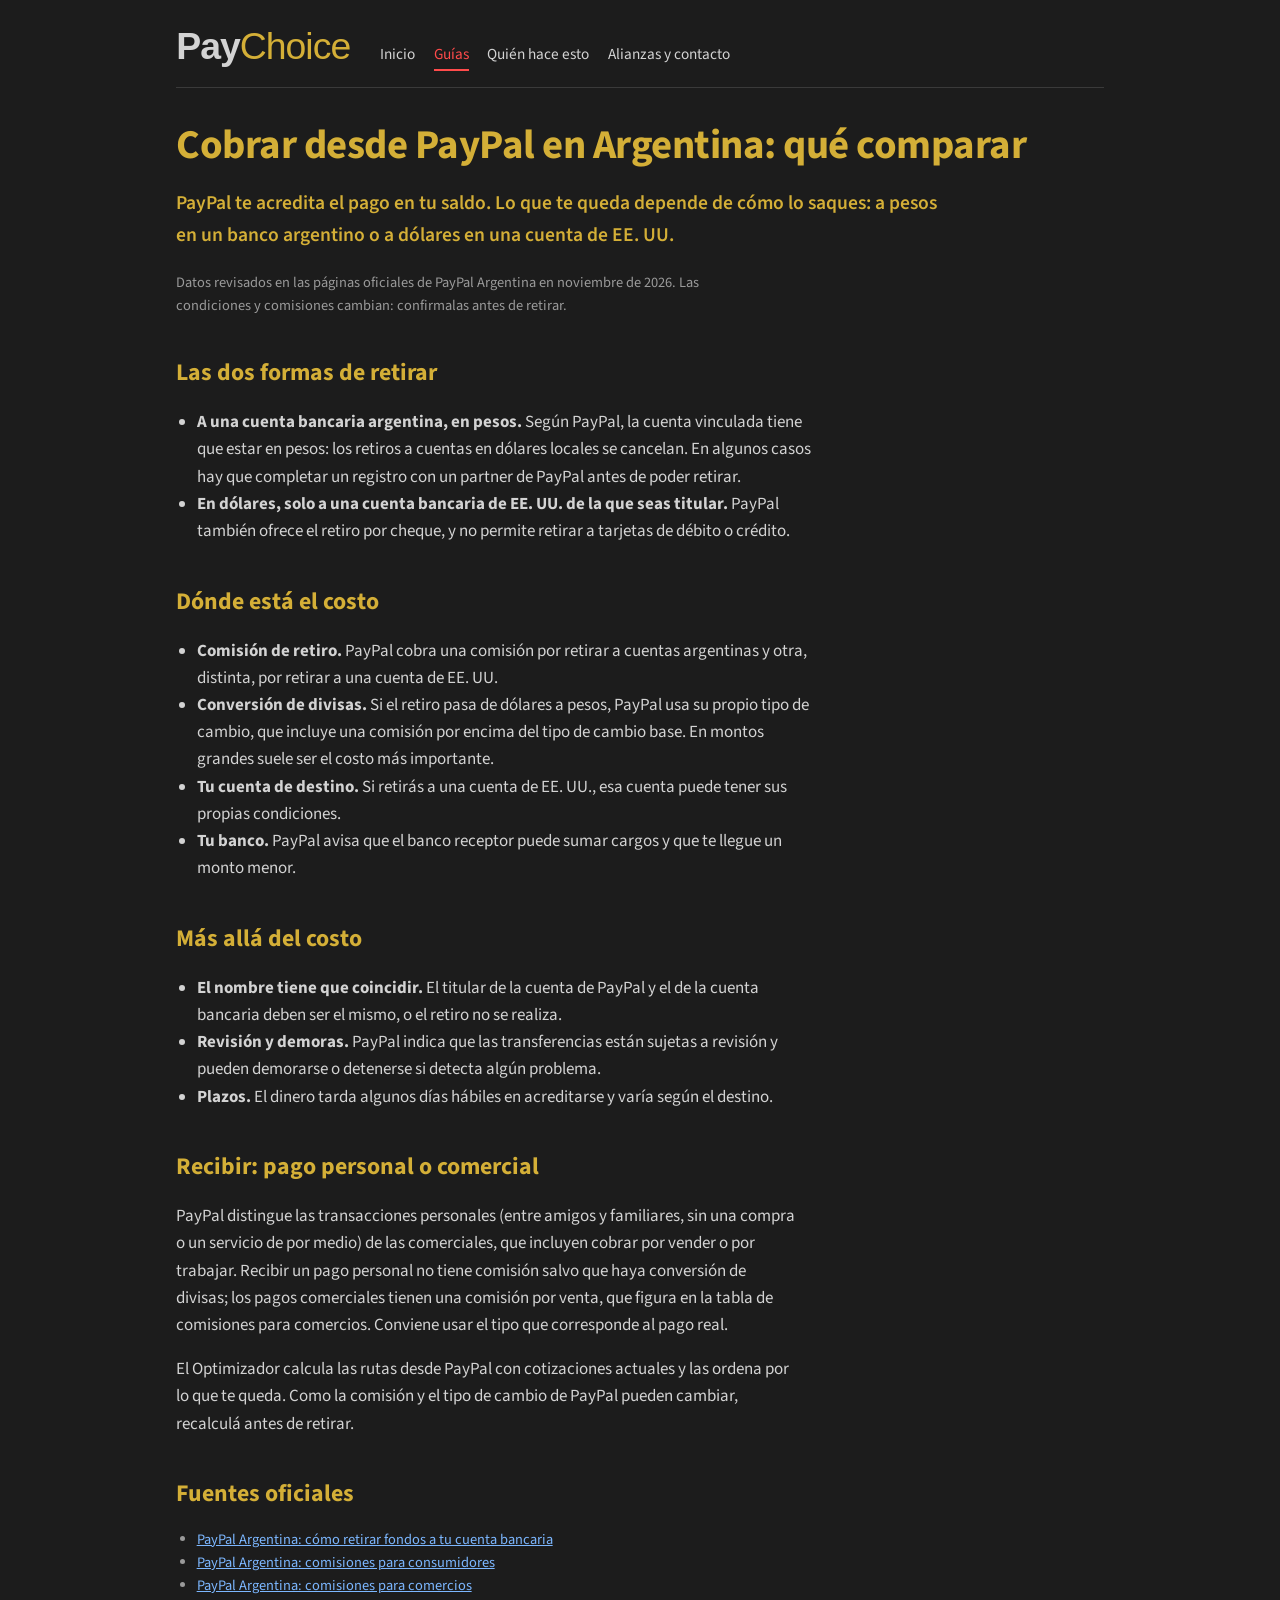
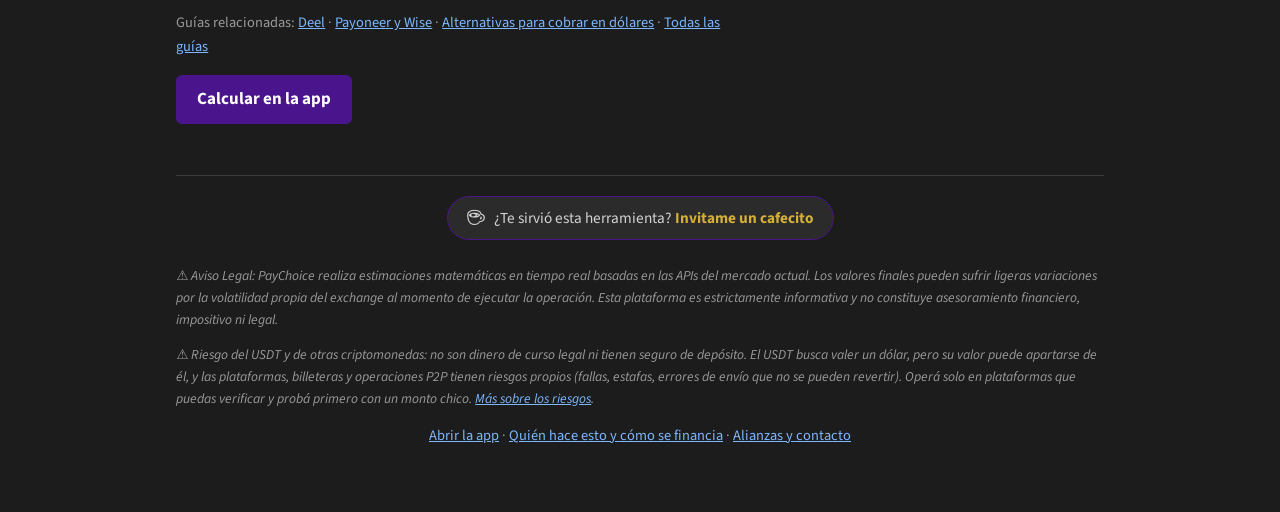
<file: guia-cobrar-paypal.html>
<!DOCTYPE html>
<html lang="es"><head><meta charset="utf-8">
<meta name="viewport" content="width=device-width, initial-scale=1">
<title>Cobrar desde PayPal en Argentina: qué comparar | PayChoice</title>
<meta name="description" content="Cómo retirar tus dólares de PayPal en Argentina: pesos a un banco local o dólares a una cuenta de EE. UU., y qué costos comparar.">
<link rel="preconnect" href="https://fonts.googleapis.com"><link rel="preconnect" href="https://fonts.gstatic.com" crossorigin>
<link href="https://fonts.googleapis.com/css2?family=Source+Sans+3:wght@400;600;700;800&display=swap" rel="stylesheet">
<link rel="stylesheet" href="style.css"><link rel="canonical" href="https://paychoice.com.ar/guia-cobrar-paypal.html"><link rel="icon" href="/favicon.ico" sizes="48x48"><link rel="icon" href="/favicon.svg" type="image/svg+xml" sizes="any"><link rel="apple-touch-icon" href="/icon-192.png"><meta property="og:type" content="website"><meta property="og:site_name" content="PayChoice"><meta property="og:locale" content="es_AR"><meta property="og:title" content="Cobrar desde PayPal en Argentina: qué comparar | PayChoice"><meta property="og:description" content="Cómo retirar tus dólares de PayPal en Argentina: pesos a un banco local o dólares a una cuenta de EE. UU., y qué costos comparar."><meta property="og:url" content="https://paychoice.com.ar/guia-cobrar-paypal.html"><meta property="og:image" content="https://paychoice.com.ar/og.png"><meta name="twitter:card" content="summary_large_image"><script async src="https://www.googletagmanager.com/gtag/js?id=G-PPCCMRCPE7"></script><script>window.dataLayer=window.dataLayer||[];function gtag(){dataLayer.push(arguments)}gtag("js",new Date());gtag("config","G-PPCCMRCPE7");</script></head>
<body><header><a class="brand" href="index.html">Pay<span>Choice</span></a><nav><a href="index.html">Inicio</a><a href="guias.html" aria-current="page">Guías</a><a href="quien-hace-esto.html">Quién hace esto</a><a href="alianzas-y-contacto.html">Alianzas y contacto</a></nav></header>
<main>
<h1>Cobrar desde PayPal en Argentina: qué comparar</h1>
<p class="lead">PayPal te acredita el pago en tu saldo. Lo que te queda depende de cómo lo saques: a pesos en un banco argentino o a dólares en una cuenta de EE. UU.</p>
<p class="note">Datos revisados en las páginas oficiales de PayPal Argentina en noviembre de 2026. Las condiciones y comisiones cambian: confirmalas antes de retirar.</p>
<h2>Las dos formas de retirar</h2>
<ul><li><b>A una cuenta bancaria argentina, en pesos.</b> Según PayPal, la cuenta vinculada tiene que estar en pesos: los retiros a cuentas en dólares locales se cancelan. En algunos casos hay que completar un registro con un partner de PayPal antes de poder retirar.</li>
<li><b>En dólares, solo a una cuenta bancaria de EE. UU. de la que seas titular.</b> PayPal también ofrece el retiro por cheque, y no permite retirar a tarjetas de débito o crédito.</li></ul>
<h2>Dónde está el costo</h2>
<ul><li><b>Comisión de retiro.</b> PayPal cobra una comisión por retirar a cuentas argentinas y otra, distinta, por retirar a una cuenta de EE. UU.</li>
<li><b>Conversión de divisas.</b> Si el retiro pasa de dólares a pesos, PayPal usa su propio tipo de cambio, que incluye una comisión por encima del tipo de cambio base. En montos grandes suele ser el costo más importante.</li>
<li><b>Tu cuenta de destino.</b> Si retirás a una cuenta de EE. UU., esa cuenta puede tener sus propias condiciones.</li>
<li><b>Tu banco.</b> PayPal avisa que el banco receptor puede sumar cargos y que te llegue un monto menor.</li></ul>
<h2>Más allá del costo</h2>
<ul><li><b>El nombre tiene que coincidir.</b> El titular de la cuenta de PayPal y el de la cuenta bancaria deben ser el mismo, o el retiro no se realiza.</li>
<li><b>Revisión y demoras.</b> PayPal indica que las transferencias están sujetas a revisión y pueden demorarse o detenerse si detecta algún problema.</li>
<li><b>Plazos.</b> El dinero tarda algunos días hábiles en acreditarse y varía según el destino.</li></ul>
<h2>Recibir: pago personal o comercial</h2>
<p>PayPal distingue las transacciones personales (entre amigos y familiares, sin una compra o un servicio de por medio) de las comerciales, que incluyen cobrar por vender o por trabajar. Recibir un pago personal no tiene comisión salvo que haya conversión de divisas; los pagos comerciales tienen una comisión por venta, que figura en la tabla de comisiones para comercios. Conviene usar el tipo que corresponde al pago real.</p>
<p>El Optimizador calcula las rutas desde PayPal con cotizaciones actuales y las ordena por lo que te queda. Como la comisión y el tipo de cambio de PayPal pueden cambiar, recalculá antes de retirar.</p>
<h2>Fuentes oficiales</h2>
<ul class="note"><li><a href="https://www.paypal.com/ar/cshelp/article/%C2%BFc%C3%B3mo-puedo-retirar-fondos-de-paypal-a-mi-cuenta-bancaria-help394" rel="noopener">PayPal Argentina: cómo retirar fondos a tu cuenta bancaria</a></li>
<li><a href="https://www.paypal.com/ar/digital-wallet/paypal-consumer-fees" rel="noopener">PayPal Argentina: comisiones para consumidores</a></li>
<li><a href="https://www.paypal.com/ar/webapps/mpp/merchant-fees" rel="noopener">PayPal Argentina: comisiones para comercios</a></li></ul>
<p class="note">Guías relacionadas: <a href="guia-cobrar-deel.html">Deel</a> · <a href="guia-cobrar-payoneer-wise.html">Payoneer y Wise</a> · <a href="guia-alternativas-cobrar-dolares.html">Alternativas para cobrar en dólares</a> · <a href="guias.html">Todas las guías</a></p>
<p><a class="btn" href="https://paychoice.streamlit.app/?utm_source=paychoice.com.ar&amp;utm_medium=sitio&amp;utm_campaign=guia-cobrar-paypal">Calcular en la app</a></p></main>
<footer><div class="cafe"><a class="cafecito-badge" href="https://cafecito.app/jorsa9" target="_blank" rel="noopener"><span class="cafecito-icon">☕</span><span>¿Te sirvió esta herramienta? <strong>Invitame un cafecito</strong></span></a></div>
<p class="legal">⚠️ <em>Aviso Legal: PayChoice realiza estimaciones matemáticas en tiempo real basadas en las APIs del mercado actual. Los valores finales pueden sufrir ligeras variaciones por la volatilidad propia del exchange al momento de ejecutar la operación. Esta plataforma es estrictamente informativa y no constituye asesoramiento financiero, impositivo ni legal.</em></p>
<p class="legal">⚠️ <em>Riesgo del USDT y de otras criptomonedas: no son dinero de curso legal ni tienen seguro de depósito. El USDT busca valer un dólar, pero su valor puede apartarse de él, y las plataformas, billeteras y operaciones P2P tienen riesgos propios (fallas, estafas, errores de envío que no se pueden revertir). Operá solo en plataformas que puedas verificar y probá primero con un monto chico. <a href="guia-usdt-vs-dolar-mep.html#riesgos">Más sobre los riesgos</a>.</em></p>
<p class="links"><a href="https://paychoice.streamlit.app/?utm_source=paychoice.com.ar&amp;utm_medium=sitio&amp;utm_campaign=guia-cobrar-paypal">Abrir la app</a> · <a href="quien-hace-esto.html">Quién hace esto y cómo se financia</a> · <a href="alianzas-y-contacto.html">Alianzas y contacto</a></p></footer><script>document.addEventListener("click",function(e){var a=e.target.closest('a[href*="streamlit.app"]');if(a&&window.gtag){gtag("event","abrir_app",{pagina:location.pathname})}});</script></body></html>
</file>
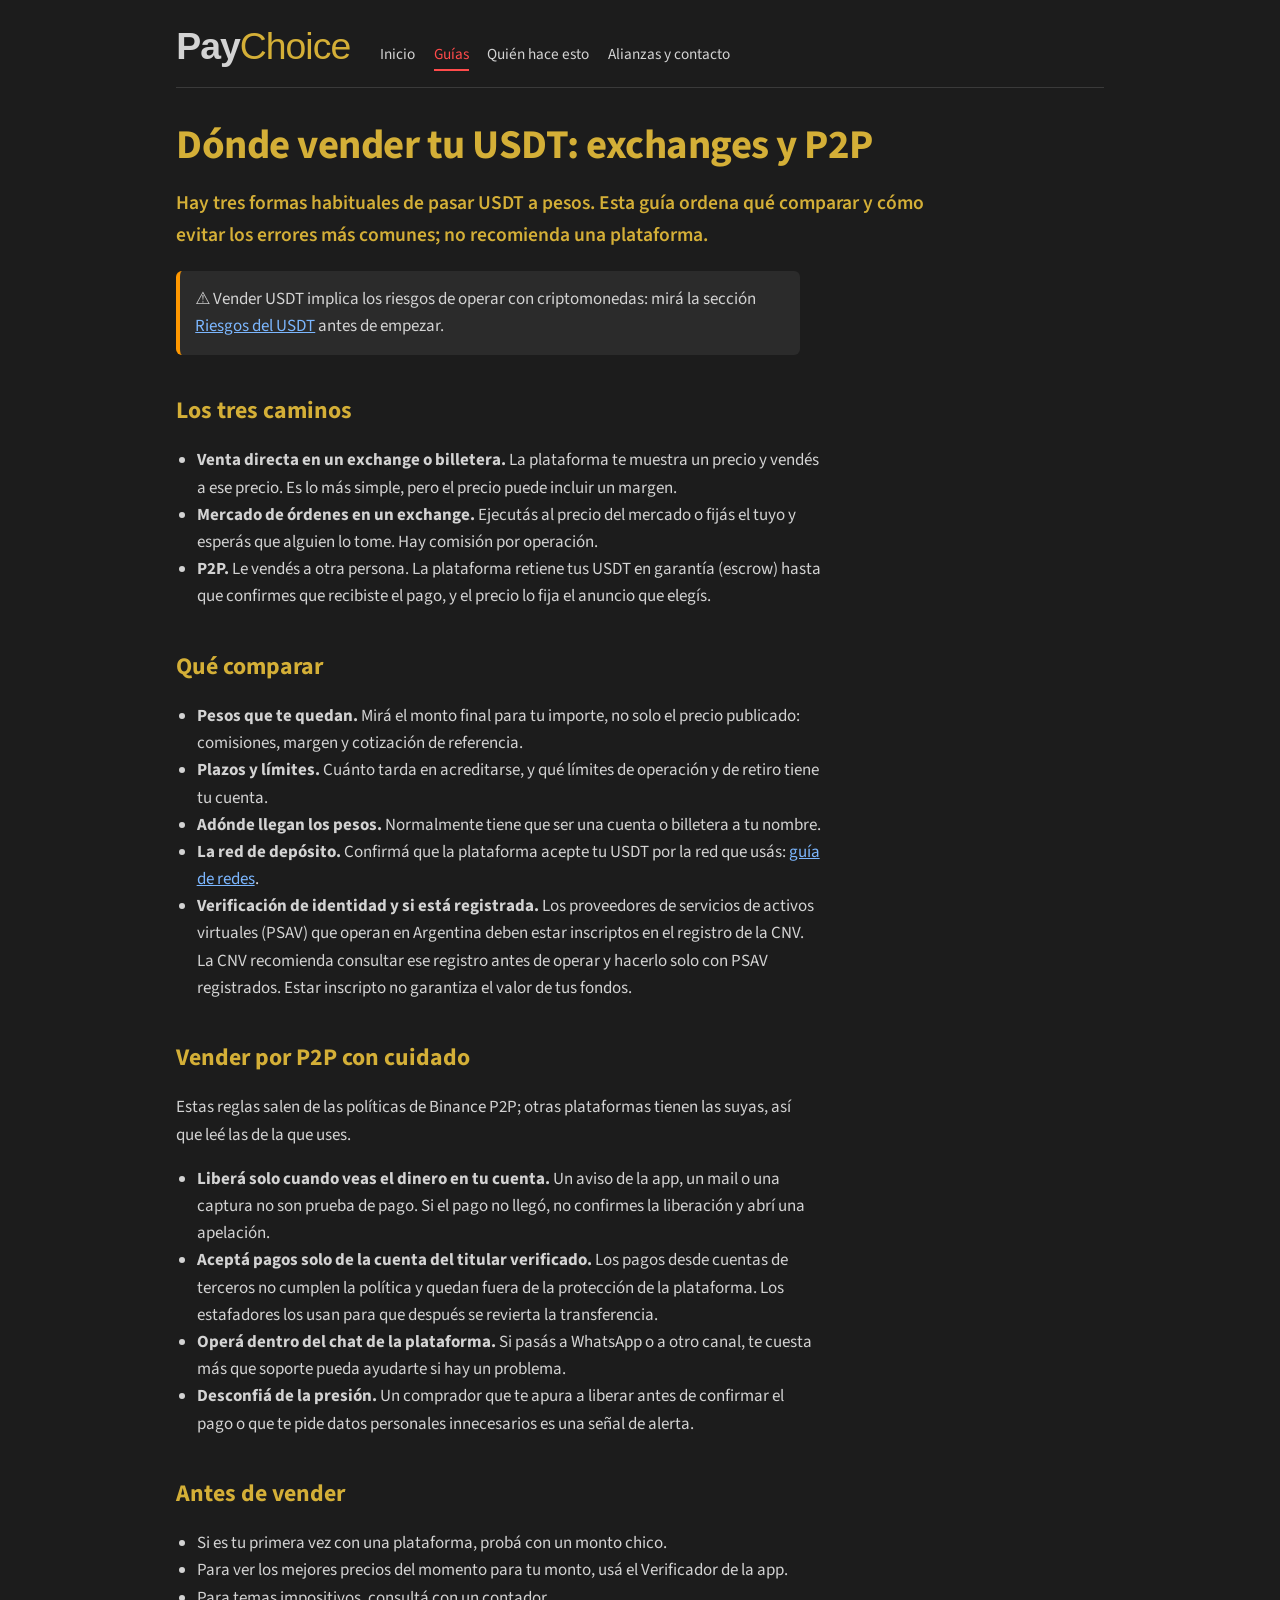
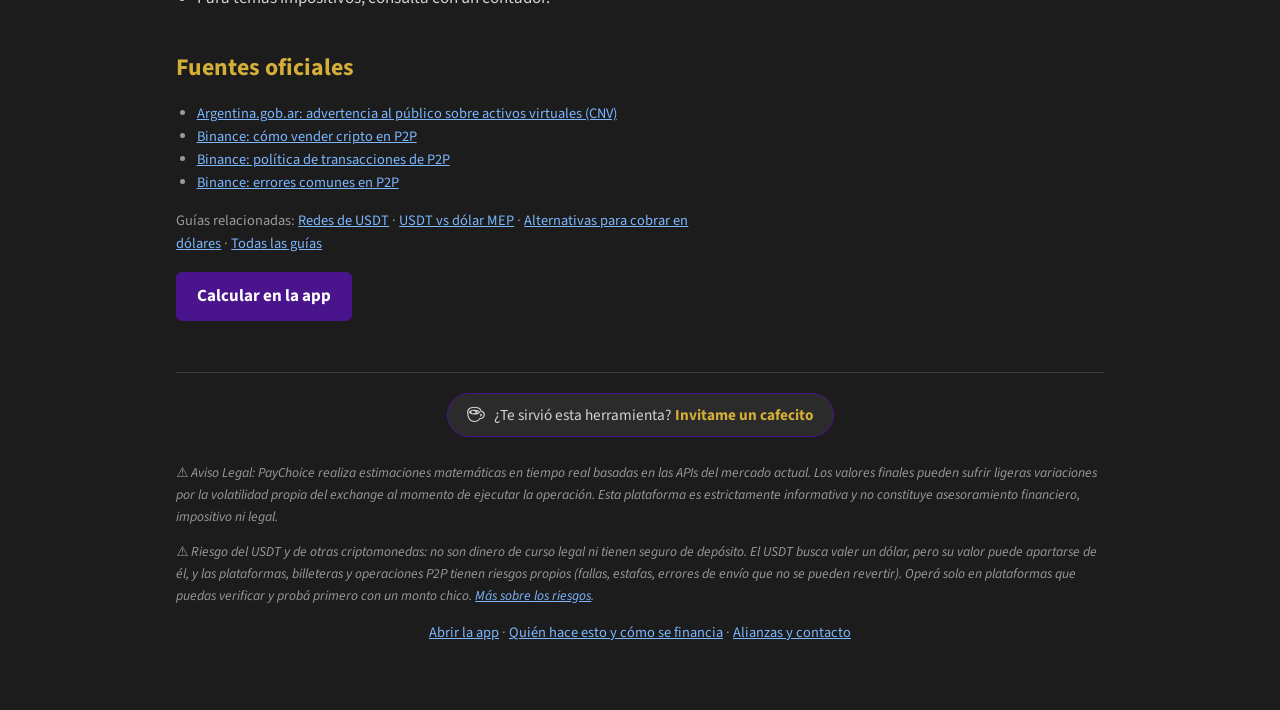
<file: guia-donde-vender-usdt.html>
<!DOCTYPE html>
<html lang="es"><head><meta charset="utf-8">
<meta name="viewport" content="width=device-width, initial-scale=1">
<title>Dónde vender tu USDT: exchanges y P2P | PayChoice</title>
<meta name="description" content="Qué comparar al vender USDT por pesos en un exchange o por P2P, cómo verificar el registro PSAV de la CNV y cómo evitar estafas.">
<link rel="preconnect" href="https://fonts.googleapis.com"><link rel="preconnect" href="https://fonts.gstatic.com" crossorigin>
<link href="https://fonts.googleapis.com/css2?family=Source+Sans+3:wght@400;600;700;800&display=swap" rel="stylesheet">
<link rel="stylesheet" href="style.css"><link rel="canonical" href="https://paychoice.com.ar/guia-donde-vender-usdt.html"><link rel="icon" href="/favicon.ico" sizes="48x48"><link rel="icon" href="/favicon.svg" type="image/svg+xml" sizes="any"><link rel="apple-touch-icon" href="/icon-192.png"><meta property="og:type" content="website"><meta property="og:site_name" content="PayChoice"><meta property="og:locale" content="es_AR"><meta property="og:title" content="Dónde vender tu USDT: exchanges y P2P | PayChoice"><meta property="og:description" content="Qué comparar al vender USDT por pesos en un exchange o por P2P, cómo verificar el registro PSAV de la CNV y cómo evitar estafas."><meta property="og:url" content="https://paychoice.com.ar/guia-donde-vender-usdt.html"><meta property="og:image" content="https://paychoice.com.ar/og.png"><meta name="twitter:card" content="summary_large_image"><script async src="https://www.googletagmanager.com/gtag/js?id=G-PPCCMRCPE7"></script><script>window.dataLayer=window.dataLayer||[];function gtag(){dataLayer.push(arguments)}gtag("js",new Date());gtag("config","G-PPCCMRCPE7");</script></head>
<body><header><a class="brand" href="index.html">Pay<span>Choice</span></a><nav><a href="index.html">Inicio</a><a href="guias.html" aria-current="page">Guías</a><a href="quien-hace-esto.html">Quién hace esto</a><a href="alianzas-y-contacto.html">Alianzas y contacto</a></nav></header>
<main>
<h1>Dónde vender tu USDT: exchanges y P2P</h1>
<p class="lead">Hay tres formas habituales de pasar USDT a pesos. Esta guía ordena qué comparar y cómo evitar los errores más comunes; no recomienda una plataforma.</p>
<p class="warn">⚠️ Vender USDT implica los riesgos de operar con criptomonedas: mirá la sección <a href="guia-usdt-vs-dolar-mep.html#riesgos">Riesgos del USDT</a> antes de empezar.</p>
<h2>Los tres caminos</h2>
<ul><li><b>Venta directa en un exchange o billetera.</b> La plataforma te muestra un precio y vendés a ese precio. Es lo más simple, pero el precio puede incluir un margen.</li>
<li><b>Mercado de órdenes en un exchange.</b> Ejecutás al precio del mercado o fijás el tuyo y esperás que alguien lo tome. Hay comisión por operación.</li>
<li><b>P2P.</b> Le vendés a otra persona. La plataforma retiene tus USDT en garantía (escrow) hasta que confirmes que recibiste el pago, y el precio lo fija el anuncio que elegís.</li></ul>
<h2>Qué comparar</h2>
<ul><li><b>Pesos que te quedan.</b> Mirá el monto final para tu importe, no solo el precio publicado: comisiones, margen y cotización de referencia.</li>
<li><b>Plazos y límites.</b> Cuánto tarda en acreditarse, y qué límites de operación y de retiro tiene tu cuenta.</li>
<li><b>Adónde llegan los pesos.</b> Normalmente tiene que ser una cuenta o billetera a tu nombre.</li>
<li><b>La red de depósito.</b> Confirmá que la plataforma acepte tu USDT por la red que usás: <a href="guia-trc20-vs-bep20.html">guía de redes</a>.</li>
<li><b>Verificación de identidad y si está registrada.</b> Los proveedores de servicios de activos virtuales (PSAV) que operan en Argentina deben estar inscriptos en el registro de la CNV. La CNV recomienda consultar ese registro antes de operar y hacerlo solo con PSAV registrados. Estar inscripto no garantiza el valor de tus fondos.</li></ul>
<h2>Vender por P2P con cuidado</h2>
<p>Estas reglas salen de las políticas de Binance P2P; otras plataformas tienen las suyas, así que leé las de la que uses.</p>
<ul><li><b>Liberá solo cuando veas el dinero en tu cuenta.</b> Un aviso de la app, un mail o una captura no son prueba de pago. Si el pago no llegó, no confirmes la liberación y abrí una apelación.</li>
<li><b>Aceptá pagos solo de la cuenta del titular verificado.</b> Los pagos desde cuentas de terceros no cumplen la política y quedan fuera de la protección de la plataforma. Los estafadores los usan para que después se revierta la transferencia.</li>
<li><b>Operá dentro del chat de la plataforma.</b> Si pasás a WhatsApp o a otro canal, te cuesta más que soporte pueda ayudarte si hay un problema.</li>
<li><b>Desconfiá de la presión.</b> Un comprador que te apura a liberar antes de confirmar el pago o que te pide datos personales innecesarios es una señal de alerta.</li></ul>
<h2>Antes de vender</h2>
<ul><li>Si es tu primera vez con una plataforma, probá con un monto chico.</li>
<li>Para ver los mejores precios del momento para tu monto, usá el Verificador de la app.</li>
<li>Para temas impositivos, consultá con un contador.</li></ul>
<h2>Fuentes oficiales</h2>
<ul class="note"><li><a href="https://www.argentina.gob.ar/advertencia-al-publico-sobre-inversiones-en-activos-virtuales" rel="noopener">Argentina.gob.ar: advertencia al público sobre activos virtuales (CNV)</a></li>
<li><a href="https://www.binance.com/en/support/faq/360041106311" rel="noopener">Binance: cómo vender cripto en P2P</a></li>
<li><a href="https://www.binance.com/en/support/faq/360041066751" rel="noopener">Binance: política de transacciones de P2P</a></li>
<li><a href="https://www.binance.com/en/blog/all/4-common-peertopeer-trading-mistakes-to-avoid-421499824684901588" rel="noopener">Binance: errores comunes en P2P</a></li></ul>
<p class="note">Guías relacionadas: <a href="guia-trc20-vs-bep20.html">Redes de USDT</a> · <a href="guia-usdt-vs-dolar-mep.html">USDT vs dólar MEP</a> · <a href="guia-alternativas-cobrar-dolares.html">Alternativas para cobrar en dólares</a> · <a href="guias.html">Todas las guías</a></p>
<p><a class="btn" href="https://paychoice.streamlit.app/?utm_source=paychoice.com.ar&amp;utm_medium=sitio&amp;utm_campaign=guia-donde-vender-usdt">Calcular en la app</a></p></main>
<footer><div class="cafe"><a class="cafecito-badge" href="https://cafecito.app/jorsa9" target="_blank" rel="noopener"><span class="cafecito-icon">☕</span><span>¿Te sirvió esta herramienta? <strong>Invitame un cafecito</strong></span></a></div>
<p class="legal">⚠️ <em>Aviso Legal: PayChoice realiza estimaciones matemáticas en tiempo real basadas en las APIs del mercado actual. Los valores finales pueden sufrir ligeras variaciones por la volatilidad propia del exchange al momento de ejecutar la operación. Esta plataforma es estrictamente informativa y no constituye asesoramiento financiero, impositivo ni legal.</em></p>
<p class="legal">⚠️ <em>Riesgo del USDT y de otras criptomonedas: no son dinero de curso legal ni tienen seguro de depósito. El USDT busca valer un dólar, pero su valor puede apartarse de él, y las plataformas, billeteras y operaciones P2P tienen riesgos propios (fallas, estafas, errores de envío que no se pueden revertir). Operá solo en plataformas que puedas verificar y probá primero con un monto chico. <a href="guia-usdt-vs-dolar-mep.html#riesgos">Más sobre los riesgos</a>.</em></p>
<p class="links"><a href="https://paychoice.streamlit.app/?utm_source=paychoice.com.ar&amp;utm_medium=sitio&amp;utm_campaign=guia-donde-vender-usdt">Abrir la app</a> · <a href="quien-hace-esto.html">Quién hace esto y cómo se financia</a> · <a href="alianzas-y-contacto.html">Alianzas y contacto</a></p></footer><script>document.addEventListener("click",function(e){var a=e.target.closest('a[href*="streamlit.app"]');if(a&&window.gtag){gtag("event","abrir_app",{pagina:location.pathname})}});</script></body></html>
</file>
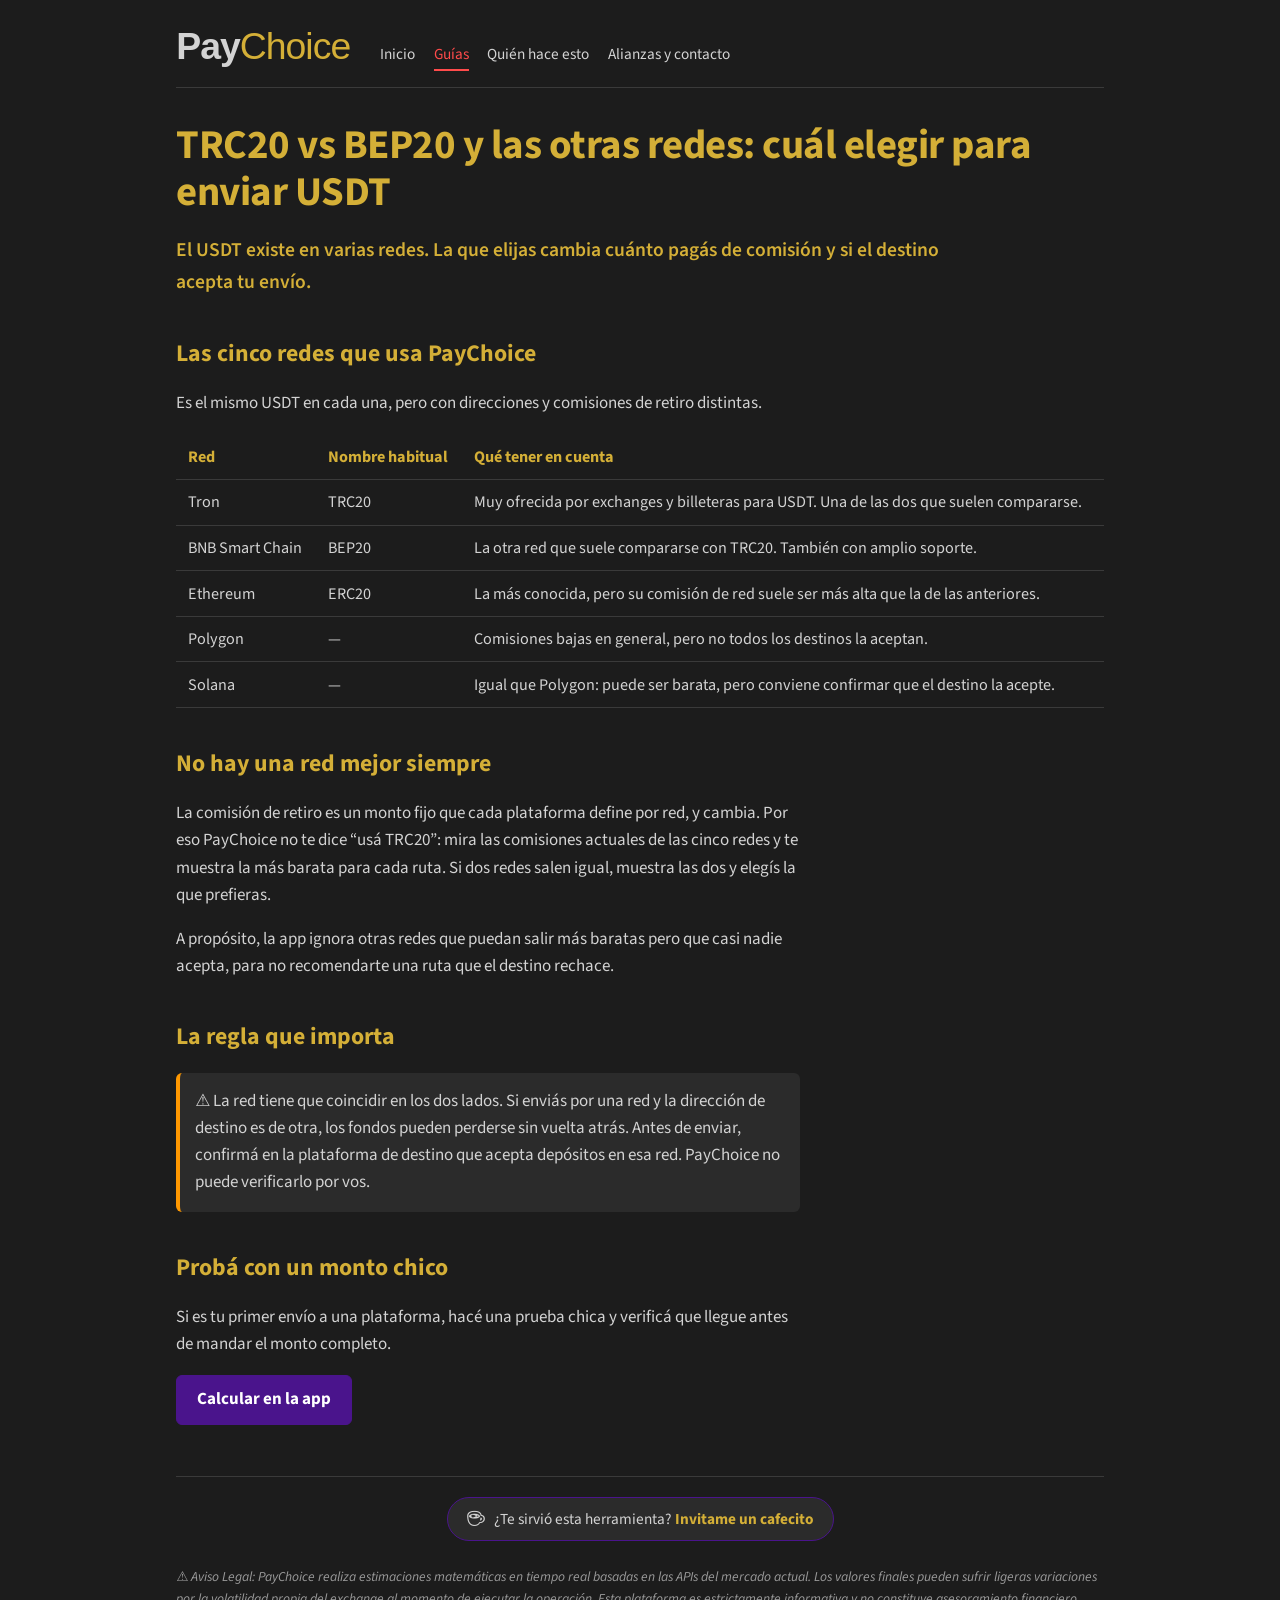
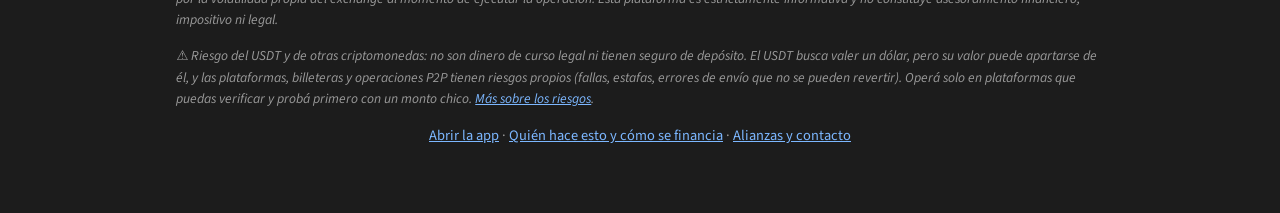
<file: guia-trc20-vs-bep20.html>
<!DOCTYPE html>
<html lang="es"><head><meta charset="utf-8">
<meta name="viewport" content="width=device-width, initial-scale=1">
<title>TRC20 vs BEP20 y las otras redes: cuál elegir para USDT | PayChoice</title>
<meta name="description" content="Qué es una red de USDT, cómo se comparan TRC20, BEP20, ERC20, Polygon y Solana, y cómo evitar errores al enviar.">
<link rel="preconnect" href="https://fonts.googleapis.com"><link rel="preconnect" href="https://fonts.gstatic.com" crossorigin>
<link href="https://fonts.googleapis.com/css2?family=Source+Sans+3:wght@400;600;700;800&display=swap" rel="stylesheet">
<link rel="stylesheet" href="style.css"><link rel="canonical" href="https://paychoice.com.ar/guia-trc20-vs-bep20.html"><link rel="icon" href="/favicon.ico" sizes="48x48"><link rel="icon" href="/favicon.svg" type="image/svg+xml" sizes="any"><link rel="apple-touch-icon" href="/icon-192.png"><meta property="og:type" content="website"><meta property="og:site_name" content="PayChoice"><meta property="og:locale" content="es_AR"><meta property="og:title" content="TRC20 vs BEP20 y las otras redes: cuál elegir para USDT | PayChoice"><meta property="og:description" content="Qué es una red de USDT, cómo se comparan TRC20, BEP20, ERC20, Polygon y Solana, y cómo evitar errores al enviar."><meta property="og:url" content="https://paychoice.com.ar/guia-trc20-vs-bep20.html"><meta property="og:image" content="https://paychoice.com.ar/og.png"><meta name="twitter:card" content="summary_large_image"><script async src="https://www.googletagmanager.com/gtag/js?id=G-PPCCMRCPE7"></script><script>window.dataLayer=window.dataLayer||[];function gtag(){dataLayer.push(arguments)}gtag("js",new Date());gtag("config","G-PPCCMRCPE7");</script></head>
<body><header><a class="brand" href="index.html">Pay<span>Choice</span></a><nav><a href="index.html">Inicio</a><a href="guias.html" aria-current="page">Guías</a><a href="quien-hace-esto.html">Quién hace esto</a><a href="alianzas-y-contacto.html">Alianzas y contacto</a></nav></header>
<main>
<h1>TRC20 vs BEP20 y las otras redes: cuál elegir para enviar USDT</h1>
<p class="lead">El USDT existe en varias redes. La que elijas cambia cuánto pagás de comisión y si el destino acepta tu envío.</p>
<h2>Las cinco redes que usa PayChoice</h2>
<p>Es el mismo USDT en cada una, pero con direcciones y comisiones de retiro distintas.</p>
<div class="scroll"><table><tr><th>Red</th><th>Nombre habitual</th><th>Qué tener en cuenta</th></tr>
<tr><td>Tron</td><td>TRC20</td><td>Muy ofrecida por exchanges y billeteras para USDT. Una de las dos que suelen compararse.</td></tr>
<tr><td>BNB Smart Chain</td><td>BEP20</td><td>La otra red que suele compararse con TRC20. También con amplio soporte.</td></tr>
<tr><td>Ethereum</td><td>ERC20</td><td>La más conocida, pero su comisión de red suele ser más alta que la de las anteriores.</td></tr>
<tr><td>Polygon</td><td>—</td><td>Comisiones bajas en general, pero no todos los destinos la aceptan.</td></tr>
<tr><td>Solana</td><td>—</td><td>Igual que Polygon: puede ser barata, pero conviene confirmar que el destino la acepte.</td></tr></table></div>
<h2>No hay una red mejor siempre</h2>
<p>La comisión de retiro es un monto fijo que cada plataforma define por red, y cambia. Por eso PayChoice no te dice “usá TRC20”: mira las comisiones actuales de las cinco redes y te muestra la más barata para cada ruta. Si dos redes salen igual, muestra las dos y elegís la que prefieras.</p>
<p>A propósito, la app ignora otras redes que puedan salir más baratas pero que casi nadie acepta, para no recomendarte una ruta que el destino rechace.</p>
<h2>La regla que importa</h2>
<p class="warn">⚠️ La red tiene que coincidir en los dos lados. Si enviás por una red y la dirección de destino es de otra, los fondos pueden perderse sin vuelta atrás. Antes de enviar, confirmá en la plataforma de destino que acepta depósitos en esa red. PayChoice no puede verificarlo por vos.</p>
<h2>Probá con un monto chico</h2><p>Si es tu primer envío a una plataforma, hacé una prueba chica y verificá que llegue antes de mandar el monto completo.</p>
<p><a class="btn" href="https://paychoice.streamlit.app/?utm_source=paychoice.com.ar&amp;utm_medium=sitio&amp;utm_campaign=guia-trc20-vs-bep20">Calcular en la app</a></p></main>
<footer><div class="cafe"><a class="cafecito-badge" href="https://cafecito.app/jorsa9" target="_blank" rel="noopener"><span class="cafecito-icon">☕</span><span>¿Te sirvió esta herramienta? <strong>Invitame un cafecito</strong></span></a></div>
<p class="legal">⚠️ <em>Aviso Legal: PayChoice realiza estimaciones matemáticas en tiempo real basadas en las APIs del mercado actual. Los valores finales pueden sufrir ligeras variaciones por la volatilidad propia del exchange al momento de ejecutar la operación. Esta plataforma es estrictamente informativa y no constituye asesoramiento financiero, impositivo ni legal.</em></p>
<p class="legal">⚠️ <em>Riesgo del USDT y de otras criptomonedas: no son dinero de curso legal ni tienen seguro de depósito. El USDT busca valer un dólar, pero su valor puede apartarse de él, y las plataformas, billeteras y operaciones P2P tienen riesgos propios (fallas, estafas, errores de envío que no se pueden revertir). Operá solo en plataformas que puedas verificar y probá primero con un monto chico. <a href="guia-usdt-vs-dolar-mep.html#riesgos">Más sobre los riesgos</a>.</em></p>
<p class="links"><a href="https://paychoice.streamlit.app/?utm_source=paychoice.com.ar&amp;utm_medium=sitio&amp;utm_campaign=guia-trc20-vs-bep20">Abrir la app</a> · <a href="quien-hace-esto.html">Quién hace esto y cómo se financia</a> · <a href="alianzas-y-contacto.html">Alianzas y contacto</a></p></footer><script>document.addEventListener("click",function(e){var a=e.target.closest('a[href*="streamlit.app"]');if(a&&window.gtag){gtag("event","abrir_app",{pagina:location.pathname})}});</script></body></html>
</file>
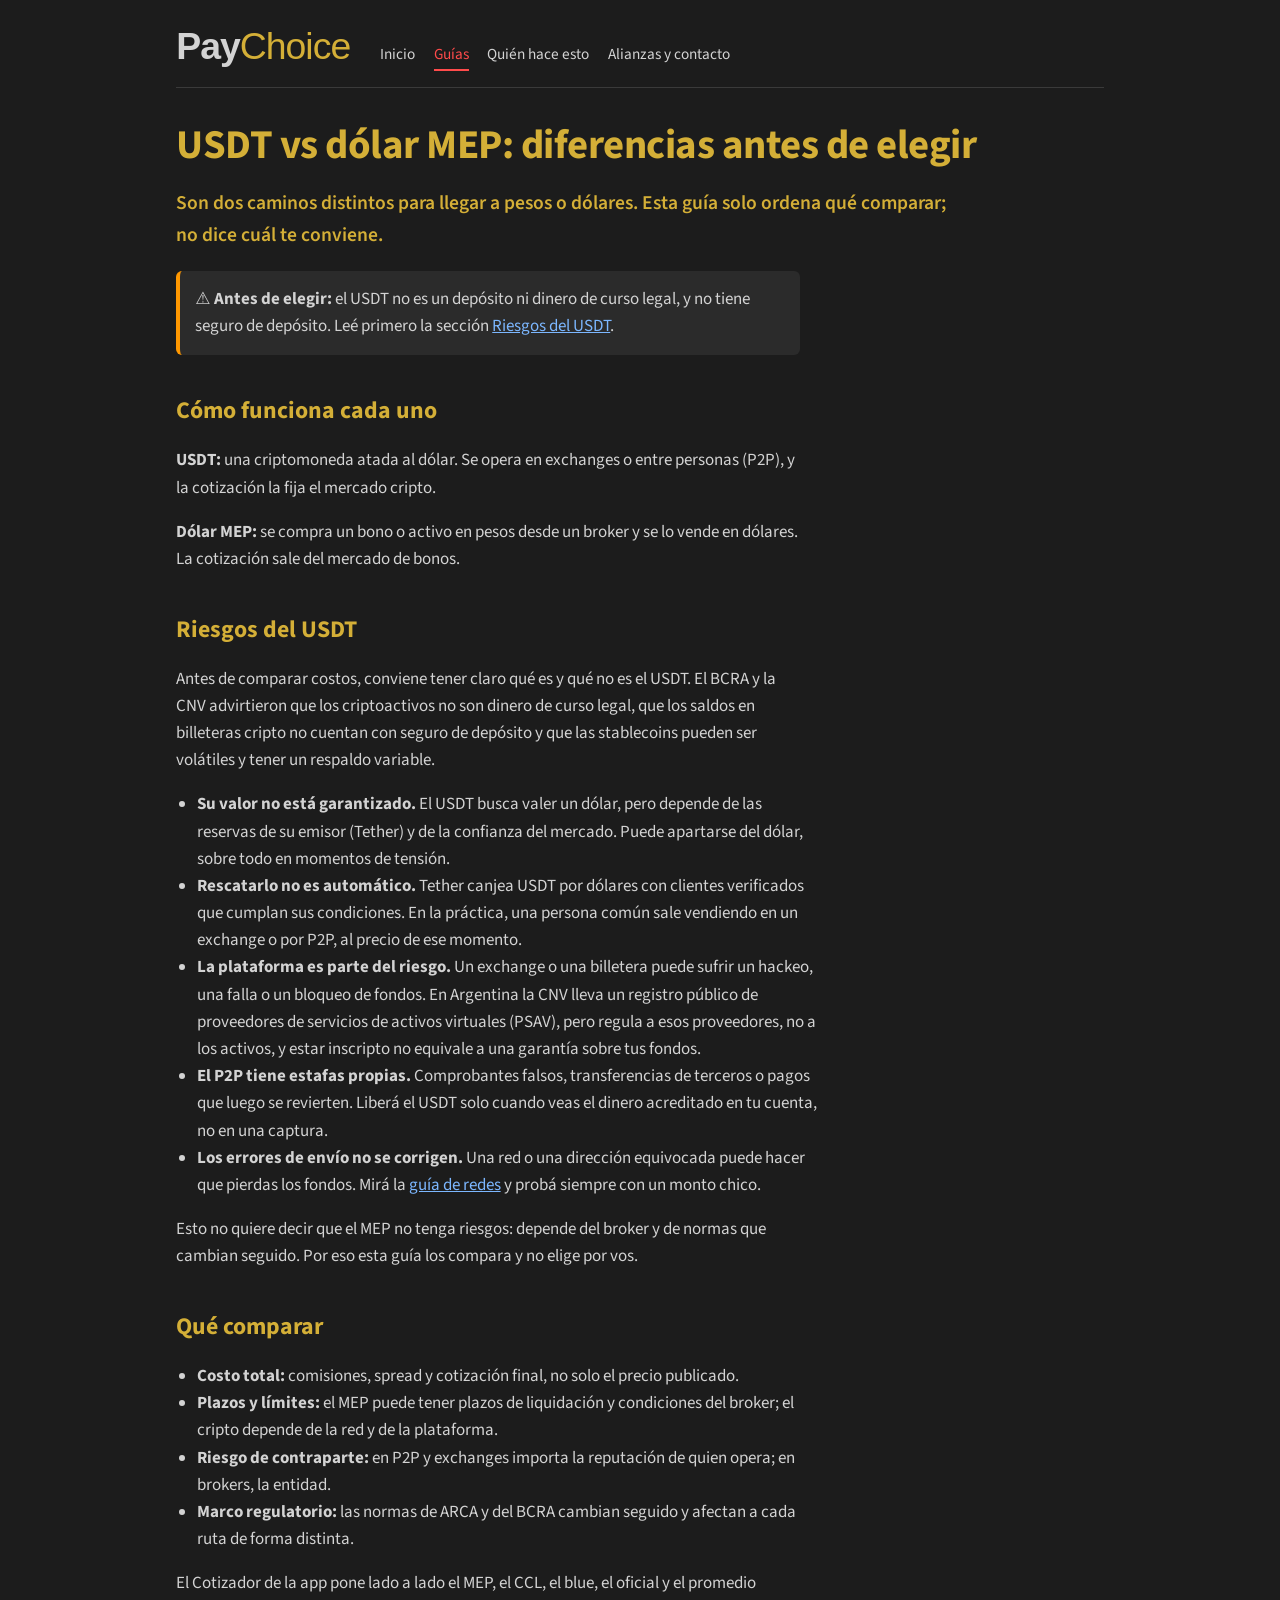
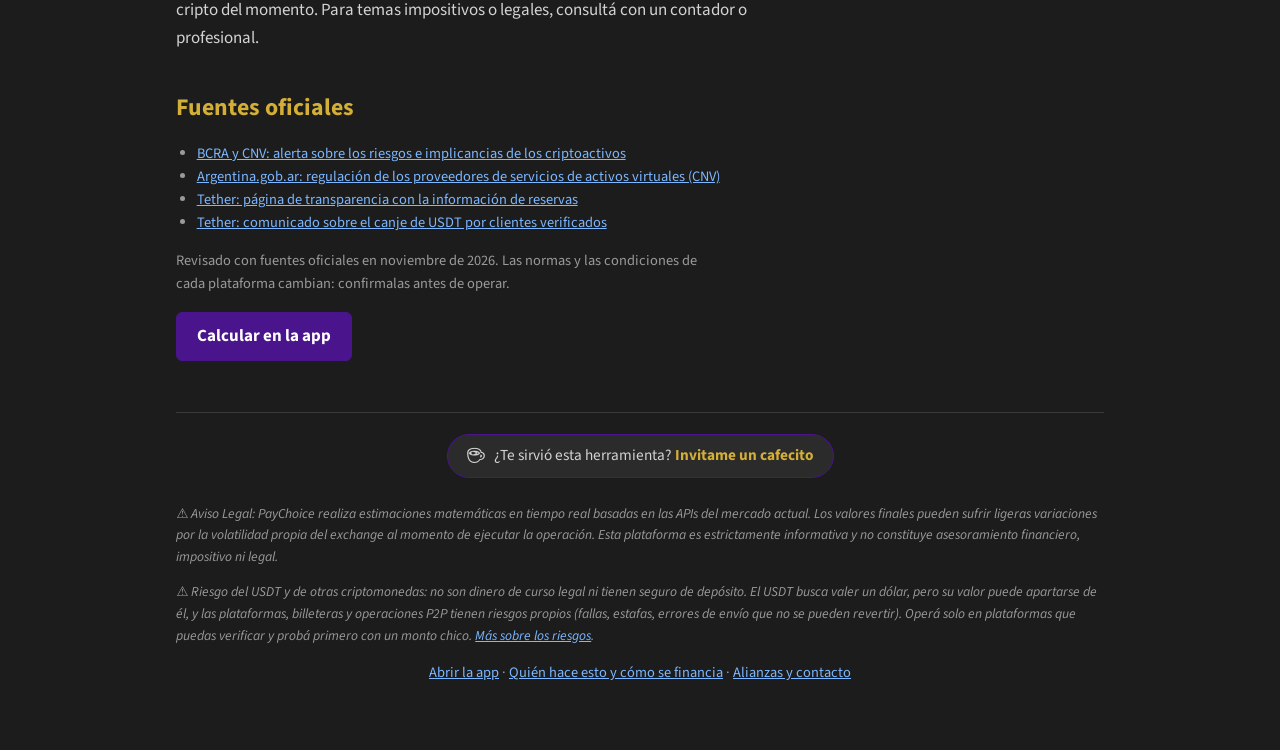
<file: guia-usdt-vs-dolar-mep.html>
<!DOCTYPE html>
<html lang="es"><head><meta charset="utf-8">
<meta name="viewport" content="width=device-width, initial-scale=1">
<title>USDT vs dólar MEP: diferencias antes de elegir | PayChoice</title>
<meta name="description" content="Comparación general entre pasar tus dólares por USDT y comprar dólar MEP: costos, plazos y riesgos a revisar.">
<link rel="preconnect" href="https://fonts.googleapis.com"><link rel="preconnect" href="https://fonts.gstatic.com" crossorigin>
<link href="https://fonts.googleapis.com/css2?family=Source+Sans+3:wght@400;600;700;800&display=swap" rel="stylesheet">
<link rel="stylesheet" href="style.css"><link rel="canonical" href="https://paychoice.com.ar/guia-usdt-vs-dolar-mep.html"><link rel="icon" href="/favicon.ico" sizes="48x48"><link rel="icon" href="/favicon.svg" type="image/svg+xml" sizes="any"><link rel="apple-touch-icon" href="/icon-192.png"><meta property="og:type" content="website"><meta property="og:site_name" content="PayChoice"><meta property="og:locale" content="es_AR"><meta property="og:title" content="USDT vs dólar MEP: diferencias antes de elegir | PayChoice"><meta property="og:description" content="Comparación general entre pasar tus dólares por USDT y comprar dólar MEP: costos, plazos y riesgos a revisar."><meta property="og:url" content="https://paychoice.com.ar/guia-usdt-vs-dolar-mep.html"><meta property="og:image" content="https://paychoice.com.ar/og.png"><meta name="twitter:card" content="summary_large_image"><script async src="https://www.googletagmanager.com/gtag/js?id=G-PPCCMRCPE7"></script><script>window.dataLayer=window.dataLayer||[];function gtag(){dataLayer.push(arguments)}gtag("js",new Date());gtag("config","G-PPCCMRCPE7");</script></head>
<body><header><a class="brand" href="index.html">Pay<span>Choice</span></a><nav><a href="index.html">Inicio</a><a href="guias.html" aria-current="page">Guías</a><a href="quien-hace-esto.html">Quién hace esto</a><a href="alianzas-y-contacto.html">Alianzas y contacto</a></nav></header>
<main>
<h1>USDT vs dólar MEP: diferencias antes de elegir</h1>
<p class="lead">Son dos caminos distintos para llegar a pesos o dólares. Esta guía solo ordena qué comparar; no dice cuál te conviene.</p>
<p class="warn">⚠️ <b>Antes de elegir:</b> el USDT no es un depósito ni dinero de curso legal, y no tiene seguro de depósito. Leé primero la sección <a href="#riesgos">Riesgos del USDT</a>.</p>
<h2>Cómo funciona cada uno</h2>
<p><b>USDT:</b> una criptomoneda atada al dólar. Se opera en exchanges o entre personas (P2P), y la cotización la fija el mercado cripto.</p>
<p><b>Dólar MEP:</b> se compra un bono o activo en pesos desde un broker y se lo vende en dólares. La cotización sale del mercado de bonos.</p>
<h2 id="riesgos">Riesgos del USDT</h2>
<p>Antes de comparar costos, conviene tener claro qué es y qué no es el USDT. El BCRA y la CNV advirtieron que los criptoactivos no son dinero de curso legal, que los saldos en billeteras cripto no cuentan con seguro de depósito y que las stablecoins pueden ser volátiles y tener un respaldo variable.</p>
<ul><li><b>Su valor no está garantizado.</b> El USDT busca valer un dólar, pero depende de las reservas de su emisor (Tether) y de la confianza del mercado. Puede apartarse del dólar, sobre todo en momentos de tensión.</li>
<li><b>Rescatarlo no es automático.</b> Tether canjea USDT por dólares con clientes verificados que cumplan sus condiciones. En la práctica, una persona común sale vendiendo en un exchange o por P2P, al precio de ese momento.</li>
<li><b>La plataforma es parte del riesgo.</b> Un exchange o una billetera puede sufrir un hackeo, una falla o un bloqueo de fondos. En Argentina la CNV lleva un registro público de proveedores de servicios de activos virtuales (PSAV), pero regula a esos proveedores, no a los activos, y estar inscripto no equivale a una garantía sobre tus fondos.</li>
<li><b>El P2P tiene estafas propias.</b> Comprobantes falsos, transferencias de terceros o pagos que luego se revierten. Liberá el USDT solo cuando veas el dinero acreditado en tu cuenta, no en una captura.</li>
<li><b>Los errores de envío no se corrigen.</b> Una red o una dirección equivocada puede hacer que pierdas los fondos. Mirá la <a href="guia-trc20-vs-bep20.html">guía de redes</a> y probá siempre con un monto chico.</li></ul>
<p>Esto no quiere decir que el MEP no tenga riesgos: depende del broker y de normas que cambian seguido. Por eso esta guía los compara y no elige por vos.</p>
<h2>Qué comparar</h2>
<ul><li><b>Costo total:</b> comisiones, spread y cotización final, no solo el precio publicado.</li><li><b>Plazos y límites:</b> el MEP puede tener plazos de liquidación y condiciones del broker; el cripto depende de la red y de la plataforma.</li><li><b>Riesgo de contraparte:</b> en P2P y exchanges importa la reputación de quien opera; en brokers, la entidad.</li><li><b>Marco regulatorio:</b> las normas de ARCA y del BCRA cambian seguido y afectan a cada ruta de forma distinta.</li></ul>
<p>El Cotizador de la app pone lado a lado el MEP, el CCL, el blue, el oficial y el promedio cripto del momento. Para temas impositivos o legales, consultá con un contador o profesional.</p>
<h2>Fuentes oficiales</h2>
<ul class="note"><li><a href="https://www.bcra.gob.ar/noticias/alerta-del-bcra-y-la-cnv-sobre-los-riesgos-e-implicancias-de-los-criptoactivos/" rel="noopener">BCRA y CNV: alerta sobre los riesgos e implicancias de los criptoactivos</a></li>
<li><a href="https://www.argentina.gob.ar/noticias/regulacion-de-los-proveedores-de-servicios-de-activos-virtuales-psav" rel="noopener">Argentina.gob.ar: regulación de los proveedores de servicios de activos virtuales (CNV)</a></li>
<li><a href="https://tether.to/en/transparency" rel="noopener">Tether: página de transparencia con la información de reservas</a></li>
<li><a href="https://tether.io/news/tether-continues-to-honour-all-redemptions-from-verified-customers-during-market-volatility-on-track-to-process-2bn-today/" rel="noopener">Tether: comunicado sobre el canje de USDT por clientes verificados</a></li></ul>
<p class="note">Revisado con fuentes oficiales en noviembre de 2026. Las normas y las condiciones de cada plataforma cambian: confirmalas antes de operar.</p>
<p><a class="btn" href="https://paychoice.streamlit.app/?utm_source=paychoice.com.ar&amp;utm_medium=sitio&amp;utm_campaign=guia-usdt-vs-dolar-mep">Calcular en la app</a></p></main>
<footer><div class="cafe"><a class="cafecito-badge" href="https://cafecito.app/jorsa9" target="_blank" rel="noopener"><span class="cafecito-icon">☕</span><span>¿Te sirvió esta herramienta? <strong>Invitame un cafecito</strong></span></a></div>
<p class="legal">⚠️ <em>Aviso Legal: PayChoice realiza estimaciones matemáticas en tiempo real basadas en las APIs del mercado actual. Los valores finales pueden sufrir ligeras variaciones por la volatilidad propia del exchange al momento de ejecutar la operación. Esta plataforma es estrictamente informativa y no constituye asesoramiento financiero, impositivo ni legal.</em></p>
<p class="legal">⚠️ <em>Riesgo del USDT y de otras criptomonedas: no son dinero de curso legal ni tienen seguro de depósito. El USDT busca valer un dólar, pero su valor puede apartarse de él, y las plataformas, billeteras y operaciones P2P tienen riesgos propios (fallas, estafas, errores de envío que no se pueden revertir). Operá solo en plataformas que puedas verificar y probá primero con un monto chico. <a href="guia-usdt-vs-dolar-mep.html#riesgos">Más sobre los riesgos</a>.</em></p>
<p class="links"><a href="https://paychoice.streamlit.app/?utm_source=paychoice.com.ar&amp;utm_medium=sitio&amp;utm_campaign=guia-usdt-vs-dolar-mep">Abrir la app</a> · <a href="quien-hace-esto.html">Quién hace esto y cómo se financia</a> · <a href="alianzas-y-contacto.html">Alianzas y contacto</a></p></footer><script>document.addEventListener("click",function(e){var a=e.target.closest('a[href*="streamlit.app"]');if(a&&window.gtag){gtag("event","abrir_app",{pagina:location.pathname})}});</script></body></html>
</file>
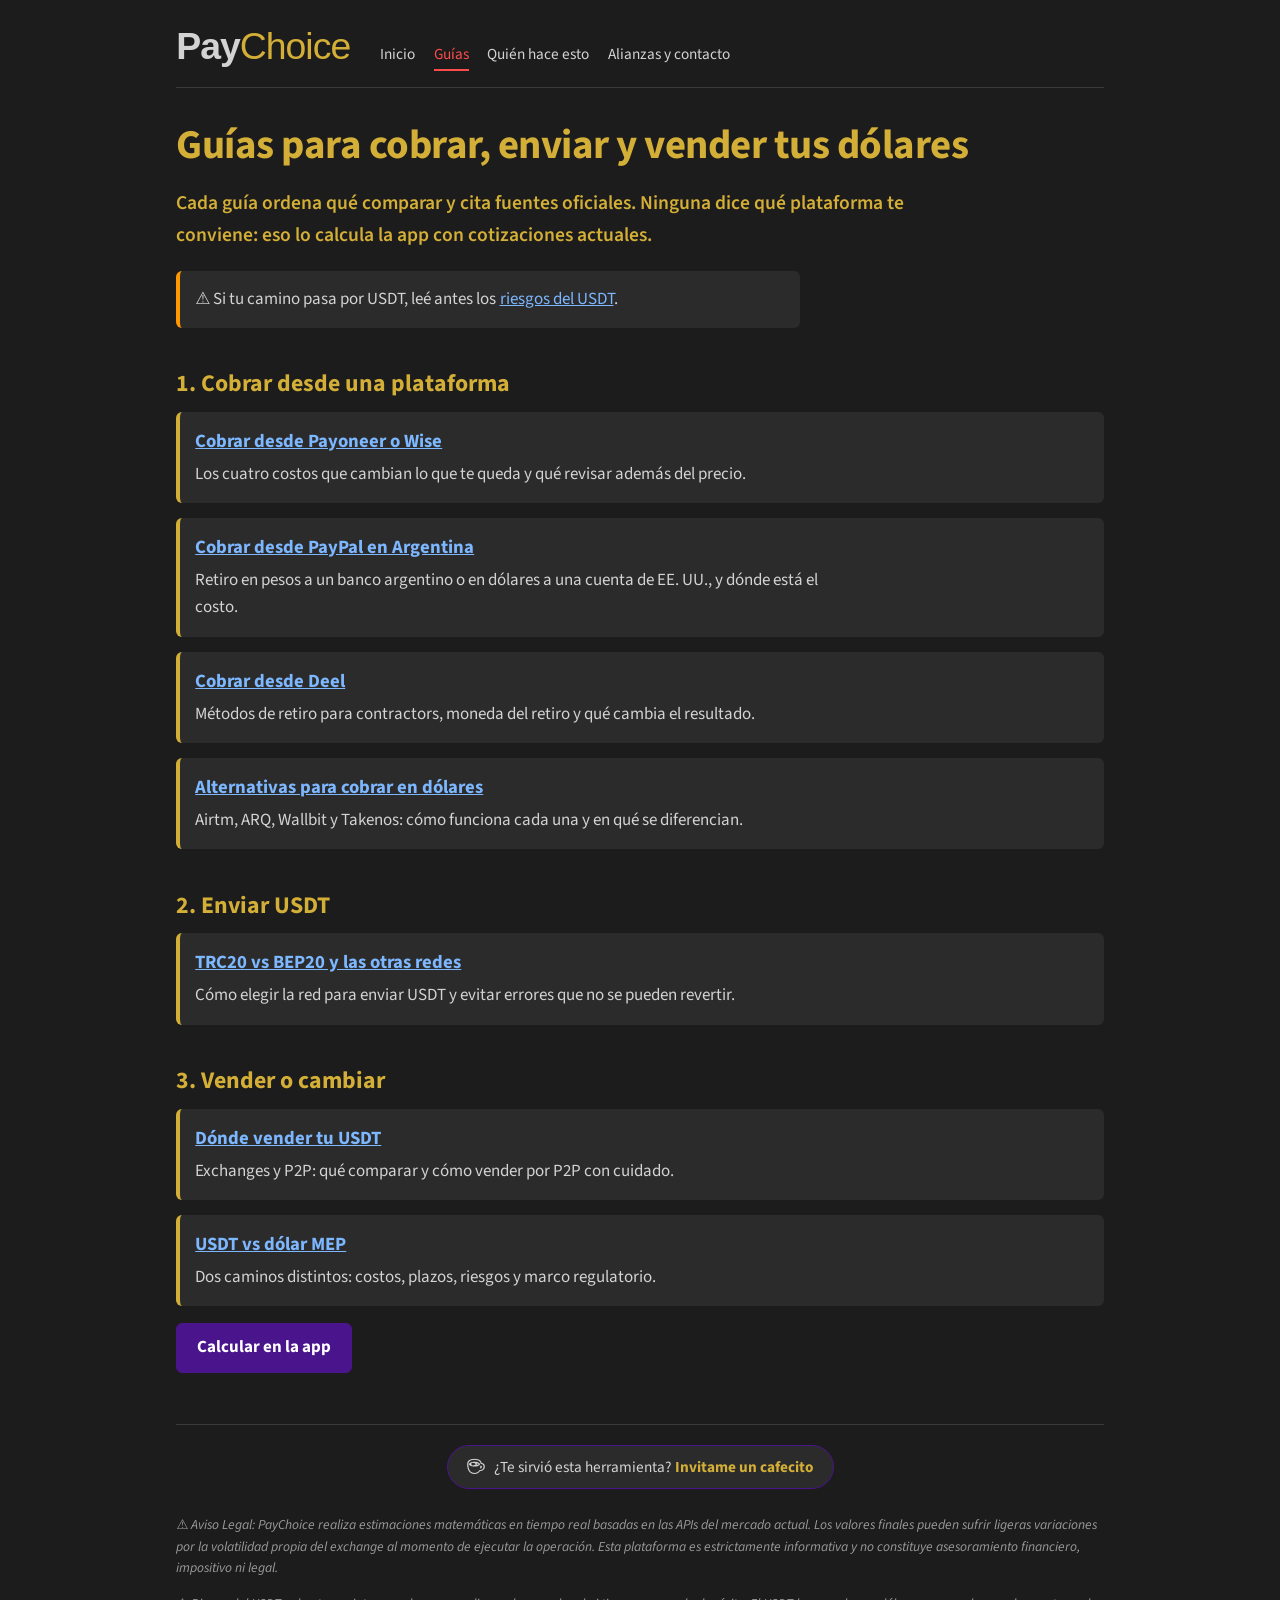
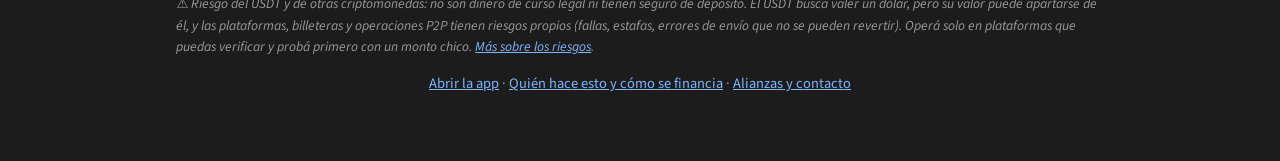
<file: guias.html>
<!DOCTYPE html>
<html lang="es"><head><meta charset="utf-8">
<meta name="viewport" content="width=device-width, initial-scale=1">
<title>Guías para cobrar, enviar y vender tus dólares | PayChoice</title>
<meta name="description" content="Guías de PayChoice ordenadas según lo que necesitás resolver: cobrar desde plataformas, enviar USDT y vender o cambiar tus dólares.">
<link rel="preconnect" href="https://fonts.googleapis.com"><link rel="preconnect" href="https://fonts.gstatic.com" crossorigin>
<link href="https://fonts.googleapis.com/css2?family=Source+Sans+3:wght@400;600;700;800&display=swap" rel="stylesheet">
<link rel="stylesheet" href="style.css"><link rel="canonical" href="https://paychoice.com.ar/guias.html"><link rel="icon" href="/favicon.ico" sizes="48x48"><link rel="icon" href="/favicon.svg" type="image/svg+xml" sizes="any"><link rel="apple-touch-icon" href="/icon-192.png"><meta property="og:type" content="website"><meta property="og:site_name" content="PayChoice"><meta property="og:locale" content="es_AR"><meta property="og:title" content="Guías para cobrar, enviar y vender tus dólares | PayChoice"><meta property="og:description" content="Guías de PayChoice ordenadas según lo que necesitás resolver: cobrar desde plataformas, enviar USDT y vender o cambiar tus dólares."><meta property="og:url" content="https://paychoice.com.ar/guias.html"><meta property="og:image" content="https://paychoice.com.ar/og.png"><meta name="twitter:card" content="summary_large_image"><script async src="https://www.googletagmanager.com/gtag/js?id=G-PPCCMRCPE7"></script><script>window.dataLayer=window.dataLayer||[];function gtag(){dataLayer.push(arguments)}gtag("js",new Date());gtag("config","G-PPCCMRCPE7");</script></head>
<body><header><a class="brand" href="index.html">Pay<span>Choice</span></a><nav><a href="index.html">Inicio</a><a href="guias.html" aria-current="page">Guías</a><a href="quien-hace-esto.html">Quién hace esto</a><a href="alianzas-y-contacto.html">Alianzas y contacto</a></nav></header>
<main>
<h1>Guías para cobrar, enviar y vender tus dólares</h1>
<p class="lead">Cada guía ordena qué comparar y cita fuentes oficiales. Ninguna dice qué plataforma te conviene: eso lo calcula la app con cotizaciones actuales.</p>
<p class="warn">⚠️ Si tu camino pasa por USDT, leé antes los <a href="guia-usdt-vs-dolar-mep.html#riesgos">riesgos del USDT</a>.</p>
<h2>1. Cobrar desde una plataforma</h2>
<div class="card"><h3><a href="guia-cobrar-payoneer-wise.html">Cobrar desde Payoneer o Wise</a></h3><p>Los cuatro costos que cambian lo que te queda y qué revisar además del precio.</p></div>
<div class="card"><h3><a href="guia-cobrar-paypal.html">Cobrar desde PayPal en Argentina</a></h3><p>Retiro en pesos a un banco argentino o en dólares a una cuenta de EE. UU., y dónde está el costo.</p></div>
<div class="card"><h3><a href="guia-cobrar-deel.html">Cobrar desde Deel</a></h3><p>Métodos de retiro para contractors, moneda del retiro y qué cambia el resultado.</p></div>
<div class="card"><h3><a href="guia-alternativas-cobrar-dolares.html">Alternativas para cobrar en dólares</a></h3><p>Airtm, ARQ, Wallbit y Takenos: cómo funciona cada una y en qué se diferencian.</p></div>
<h2>2. Enviar USDT</h2>
<div class="card"><h3><a href="guia-trc20-vs-bep20.html">TRC20 vs BEP20 y las otras redes</a></h3><p>Cómo elegir la red para enviar USDT y evitar errores que no se pueden revertir.</p></div>
<h2>3. Vender o cambiar</h2>
<div class="card"><h3><a href="guia-donde-vender-usdt.html">Dónde vender tu USDT</a></h3><p>Exchanges y P2P: qué comparar y cómo vender por P2P con cuidado.</p></div>
<div class="card"><h3><a href="guia-usdt-vs-dolar-mep.html">USDT vs dólar MEP</a></h3><p>Dos caminos distintos: costos, plazos, riesgos y marco regulatorio.</p></div>
<p><a class="btn" href="https://paychoice.streamlit.app/?utm_source=paychoice.com.ar&amp;utm_medium=sitio&amp;utm_campaign=guias">Calcular en la app</a></p></main>
<footer><div class="cafe"><a class="cafecito-badge" href="https://cafecito.app/jorsa9" target="_blank" rel="noopener"><span class="cafecito-icon">☕</span><span>¿Te sirvió esta herramienta? <strong>Invitame un cafecito</strong></span></a></div>
<p class="legal">⚠️ <em>Aviso Legal: PayChoice realiza estimaciones matemáticas en tiempo real basadas en las APIs del mercado actual. Los valores finales pueden sufrir ligeras variaciones por la volatilidad propia del exchange al momento de ejecutar la operación. Esta plataforma es estrictamente informativa y no constituye asesoramiento financiero, impositivo ni legal.</em></p>
<p class="legal">⚠️ <em>Riesgo del USDT y de otras criptomonedas: no son dinero de curso legal ni tienen seguro de depósito. El USDT busca valer un dólar, pero su valor puede apartarse de él, y las plataformas, billeteras y operaciones P2P tienen riesgos propios (fallas, estafas, errores de envío que no se pueden revertir). Operá solo en plataformas que puedas verificar y probá primero con un monto chico. <a href="guia-usdt-vs-dolar-mep.html#riesgos">Más sobre los riesgos</a>.</em></p>
<p class="links"><a href="https://paychoice.streamlit.app/?utm_source=paychoice.com.ar&amp;utm_medium=sitio&amp;utm_campaign=guias">Abrir la app</a> · <a href="quien-hace-esto.html">Quién hace esto y cómo se financia</a> · <a href="alianzas-y-contacto.html">Alianzas y contacto</a></p></footer><script>document.addEventListener("click",function(e){var a=e.target.closest('a[href*="streamlit.app"]');if(a&&window.gtag){gtag("event","abrir_app",{pagina:location.pathname})}});</script></body></html>
</file>
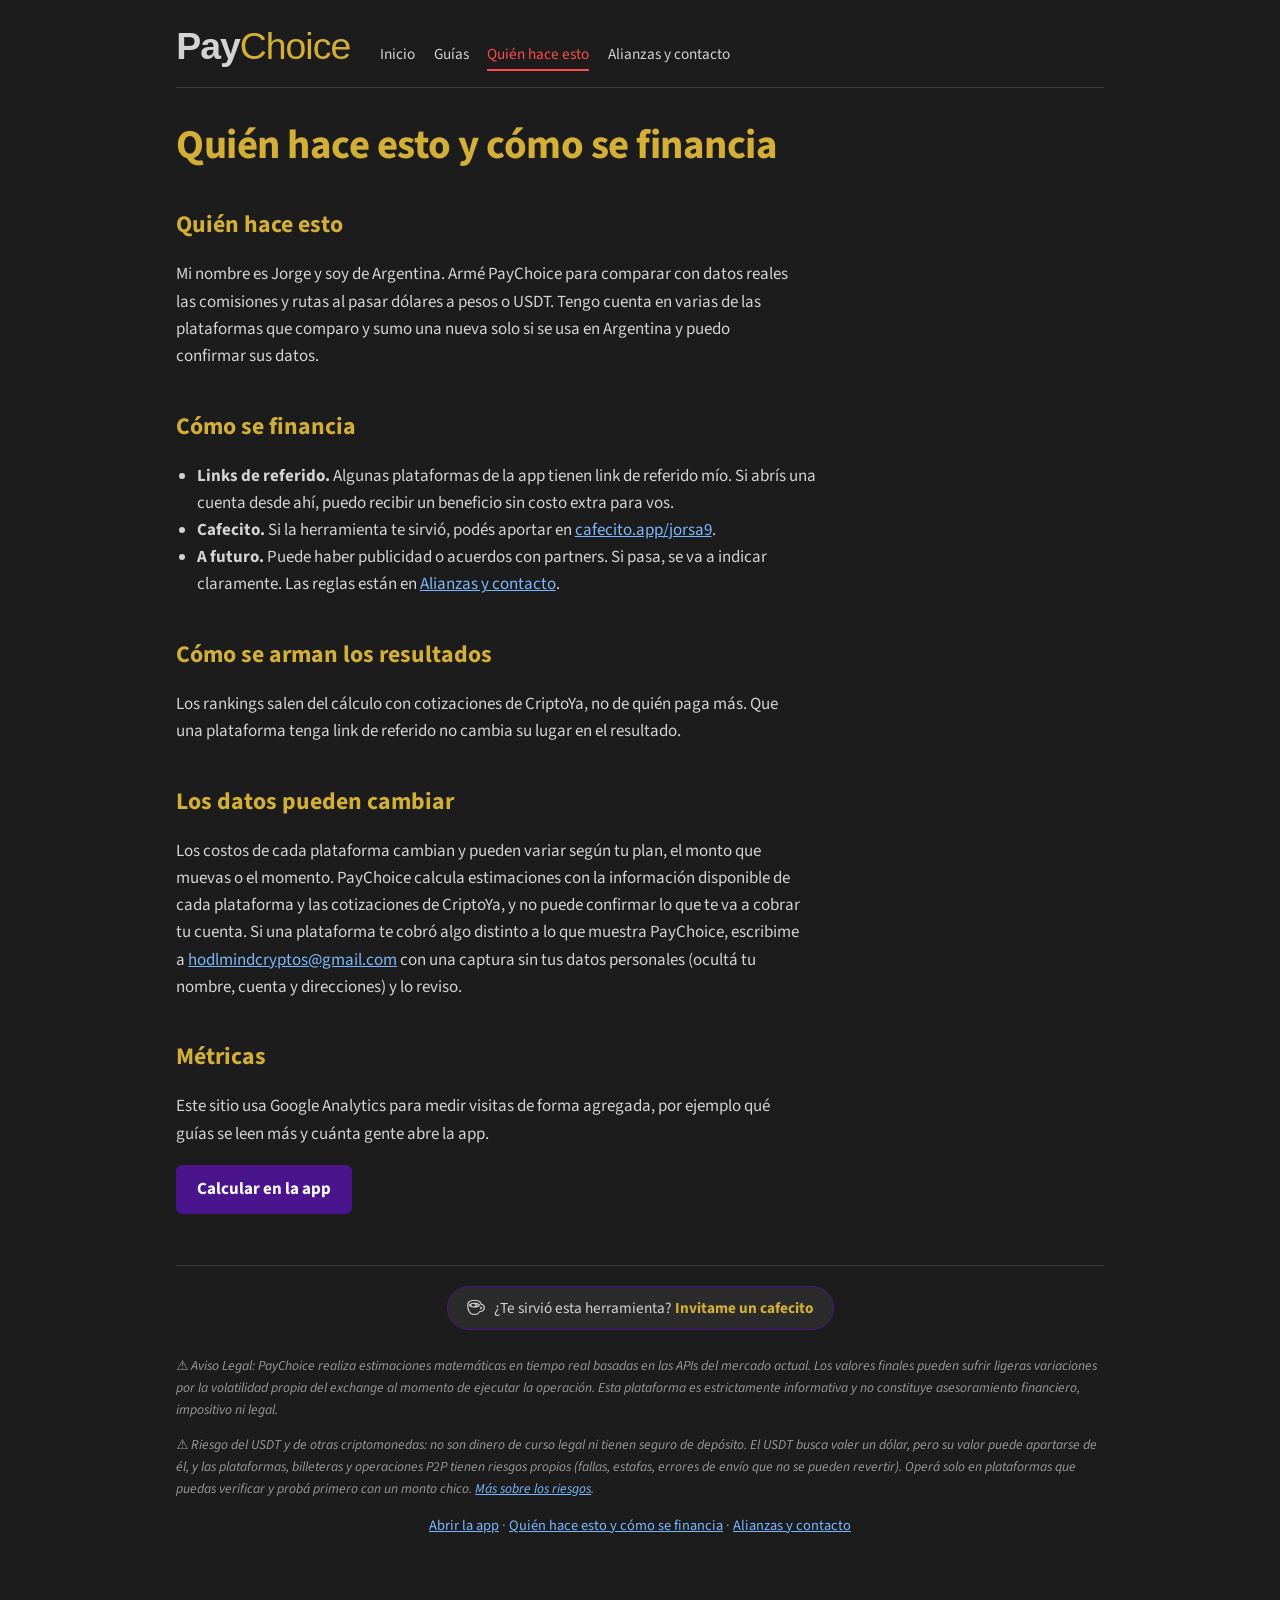
<file: quien-hace-esto.html>
<!DOCTYPE html>
<html lang="es"><head><meta charset="utf-8">
<meta name="viewport" content="width=device-width, initial-scale=1">
<title>Quién hace esto y cómo se financia | PayChoice</title>
<meta name="description" content="Quién está detrás de PayChoice y cómo se sostiene el proyecto.">
<link rel="preconnect" href="https://fonts.googleapis.com"><link rel="preconnect" href="https://fonts.gstatic.com" crossorigin>
<link href="https://fonts.googleapis.com/css2?family=Source+Sans+3:wght@400;600;700;800&display=swap" rel="stylesheet">
<link rel="stylesheet" href="style.css"><link rel="canonical" href="https://paychoice.com.ar/quien-hace-esto.html"><link rel="icon" href="/favicon.ico" sizes="48x48"><link rel="icon" href="/favicon.svg" type="image/svg+xml" sizes="any"><link rel="apple-touch-icon" href="/icon-192.png"><meta property="og:type" content="website"><meta property="og:site_name" content="PayChoice"><meta property="og:locale" content="es_AR"><meta property="og:title" content="Quién hace esto y cómo se financia | PayChoice"><meta property="og:description" content="Quién está detrás de PayChoice y cómo se sostiene el proyecto."><meta property="og:url" content="https://paychoice.com.ar/quien-hace-esto.html"><meta property="og:image" content="https://paychoice.com.ar/og.png"><meta name="twitter:card" content="summary_large_image"><script async src="https://www.googletagmanager.com/gtag/js?id=G-PPCCMRCPE7"></script><script>window.dataLayer=window.dataLayer||[];function gtag(){dataLayer.push(arguments)}gtag("js",new Date());gtag("config","G-PPCCMRCPE7");</script></head>
<body><header><a class="brand" href="index.html">Pay<span>Choice</span></a><nav><a href="index.html">Inicio</a><a href="guias.html">Guías</a><a href="quien-hace-esto.html" aria-current="page">Quién hace esto</a><a href="alianzas-y-contacto.html">Alianzas y contacto</a></nav></header>
<main>
<h1>Quién hace esto y cómo se financia</h1>
<h2>Quién hace esto</h2>
<p>Mi nombre es Jorge y soy de Argentina. Armé PayChoice para comparar con datos reales las comisiones y rutas al pasar dólares a pesos o USDT. Tengo cuenta en varias de las plataformas que comparo y sumo una nueva solo si se usa en Argentina y puedo confirmar sus datos.</p>
<h2>Cómo se financia</h2>
<ul><li><b>Links de referido.</b> Algunas plataformas de la app tienen link de referido mío. Si abrís una cuenta desde ahí, puedo recibir un beneficio sin costo extra para vos.</li><li><b>Cafecito.</b> Si la herramienta te sirvió, podés aportar en <a href="https://cafecito.app/jorsa9">cafecito.app/jorsa9</a>.</li><li><b>A futuro.</b> Puede haber publicidad o acuerdos con partners. Si pasa, se va a indicar claramente. Las reglas están en <a href="alianzas-y-contacto.html">Alianzas y contacto</a>.</li></ul>
<h2>Cómo se arman los resultados</h2>
<p>Los rankings salen del cálculo con cotizaciones de CriptoYa, no de quién paga más. Que una plataforma tenga link de referido no cambia su lugar en el resultado.</p>
<h2>Los datos pueden cambiar</h2>
<p>Los costos de cada plataforma cambian y pueden variar según tu plan, el monto que muevas o el momento. PayChoice calcula estimaciones con la información disponible de cada plataforma y las cotizaciones de CriptoYa, y no puede confirmar lo que te va a cobrar tu cuenta. Si una plataforma te cobró algo distinto a lo que muestra PayChoice, escribime a <a href="mailto:hodlmindcryptos@gmail.com">hodlmindcryptos@gmail.com</a> con una captura sin tus datos personales (ocultá tu nombre, cuenta y direcciones) y lo reviso.</p>
<h2>Métricas</h2><p>Este sitio usa Google Analytics para medir visitas de forma agregada, por ejemplo qué guías se leen más y cuánta gente abre la app.</p><p><a class="btn" href="https://paychoice.streamlit.app/?utm_source=paychoice.com.ar&amp;utm_medium=sitio&amp;utm_campaign=quien-hace-esto">Calcular en la app</a></p></main>
<footer><div class="cafe"><a class="cafecito-badge" href="https://cafecito.app/jorsa9" target="_blank" rel="noopener"><span class="cafecito-icon">☕</span><span>¿Te sirvió esta herramienta? <strong>Invitame un cafecito</strong></span></a></div>
<p class="legal">⚠️ <em>Aviso Legal: PayChoice realiza estimaciones matemáticas en tiempo real basadas en las APIs del mercado actual. Los valores finales pueden sufrir ligeras variaciones por la volatilidad propia del exchange al momento de ejecutar la operación. Esta plataforma es estrictamente informativa y no constituye asesoramiento financiero, impositivo ni legal.</em></p>
<p class="legal">⚠️ <em>Riesgo del USDT y de otras criptomonedas: no son dinero de curso legal ni tienen seguro de depósito. El USDT busca valer un dólar, pero su valor puede apartarse de él, y las plataformas, billeteras y operaciones P2P tienen riesgos propios (fallas, estafas, errores de envío que no se pueden revertir). Operá solo en plataformas que puedas verificar y probá primero con un monto chico. <a href="guia-usdt-vs-dolar-mep.html#riesgos">Más sobre los riesgos</a>.</em></p>
<p class="links"><a href="https://paychoice.streamlit.app/?utm_source=paychoice.com.ar&amp;utm_medium=sitio&amp;utm_campaign=quien-hace-esto">Abrir la app</a> · <a href="quien-hace-esto.html">Quién hace esto y cómo se financia</a> · <a href="alianzas-y-contacto.html">Alianzas y contacto</a></p></footer><script>document.addEventListener("click",function(e){var a=e.target.closest('a[href*="streamlit.app"]');if(a&&window.gtag){gtag("event","abrir_app",{pagina:location.pathname})}});</script></body></html>
</file>
<file: style.css>
:root{--bg:#1c1c1c;--card:#2b2b2b;--ink:#d3d3d3;--muted:#9a9a9a;--gold:#d4af37;--red:#ff4b4b;--purple:#4a148c;--purple-hi:#6a1b9a;--green:#4caf50;--orange:#ff9800;--line:#3a3a3a}
*{box-sizing:border-box}
html{font-family:"Source Sans 3","Source Sans Pro",system-ui,-apple-system,"Segoe UI",sans-serif;background:var(--bg);color:var(--ink);line-height:1.6;font-size:17px}
body{margin:0 auto;max-width:970px;padding:1rem 1.25rem 3rem}
header{display:flex;flex-wrap:wrap;gap:.5rem 1.75rem;align-items:baseline;padding-bottom:.6rem;border-bottom:1px solid var(--line)}
.brand{font-family:"Helvetica Neue",Helvetica,Arial,sans-serif;font-size:2.2rem;letter-spacing:-1px;font-weight:800;text-decoration:none;color:var(--ink)}
.brand span{font-weight:300;color:var(--gold)}
nav{display:flex;flex-wrap:wrap;gap:.25rem 1.1rem;font-size:.9rem}
nav a{color:var(--ink);text-decoration:none;padding-bottom:3px}nav a:hover{color:var(--gold)}
nav a[aria-current]{color:var(--red);border-bottom:2px solid var(--red)}
h1,h2,h3{color:var(--gold)}
h1{font-size:clamp(1.8rem,5vw,2.4rem);line-height:1.15;letter-spacing:-.5px;font-weight:700;margin:2rem 0 1rem}
h2{font-size:1.4rem;margin:2.2rem 0 .5rem}
h3{font-size:1.1rem;margin:0 0 .25rem}
p,li{max-width:78ch}.lead{font-size:1.15rem;font-weight:600;color:var(--gold)}
a{color:#7cb7ff}a:focus-visible,.btn:focus-visible,.cafecito-badge:focus-visible{outline:3px solid var(--gold);outline-offset:2px}
.btn{display:inline-block;background:var(--purple);color:#fff;padding:10px 20px;border-radius:6px;border:1px solid var(--purple);text-decoration:none;font-weight:bold;transition:all .3s ease}
.btn:hover{background:var(--purple-hi);border-color:var(--gold)}
.card{background:var(--card);padding:15px;border-radius:6px;margin-bottom:15px;border-left:4px solid var(--gold)}
.card p{margin:0}
.warn{background:var(--card);padding:15px;border-radius:6px;border-left:4px solid var(--orange)}
.scroll{overflow-x:auto}table{border-collapse:collapse;width:100%;font-size:.95rem}
th,td{text-align:left;padding:.55rem .7rem;border-bottom:1px solid var(--line);vertical-align:top}th{color:var(--gold)}
.bar{margin:1.8rem 0}.bar div{display:flex;height:3rem;border-radius:6px;overflow:hidden;border:1px solid var(--line)}
.bar span{display:block}.keep{background:var(--green);color:#0b2410;padding:.55rem .8rem;font-weight:800;white-space:nowrap}.fee{background:var(--gold)}.spr{background:var(--purple-hi)}
figcaption{font-size:.85rem;color:var(--muted);margin-top:.5rem}
ul{padding-left:1.2rem}
footer{margin-top:3rem;padding-top:1.2rem;border-top:1px solid var(--line);color:var(--muted)}
.cafe{text-align:center;margin-bottom:25px}
.cafecito-badge{display:inline-flex;align-items:center;gap:10px;text-decoration:none;color:var(--ink);font-size:.9em;background:var(--card);border:1px solid var(--purple);border-radius:999px;padding:8px 20px;transition:all .3s ease}
.cafecito-badge:hover{border-color:var(--gold);background:#33263f}
.cafecito-badge strong{color:var(--gold)}.cafecito-icon{font-size:1.7em;line-height:1}
footer .legal{max-width:none;font-size:.8rem}footer .links{max-width:none;font-size:.85rem;text-align:center}
.legend{list-style:none;padding:0;margin:.6rem 0 0;display:flex;flex-wrap:wrap;gap:.3rem 1.2rem;font-size:.85rem;color:var(--muted)}
.legend i{display:inline-block;width:.8rem;height:.8rem;border-radius:2px;margin-right:.4rem;vertical-align:-1px}
.legend .k{background:var(--green)}.legend .f{background:var(--gold)}.legend .s{background:var(--purple-hi)}
.note{font-size:.85rem;color:var(--muted)}
</file>
